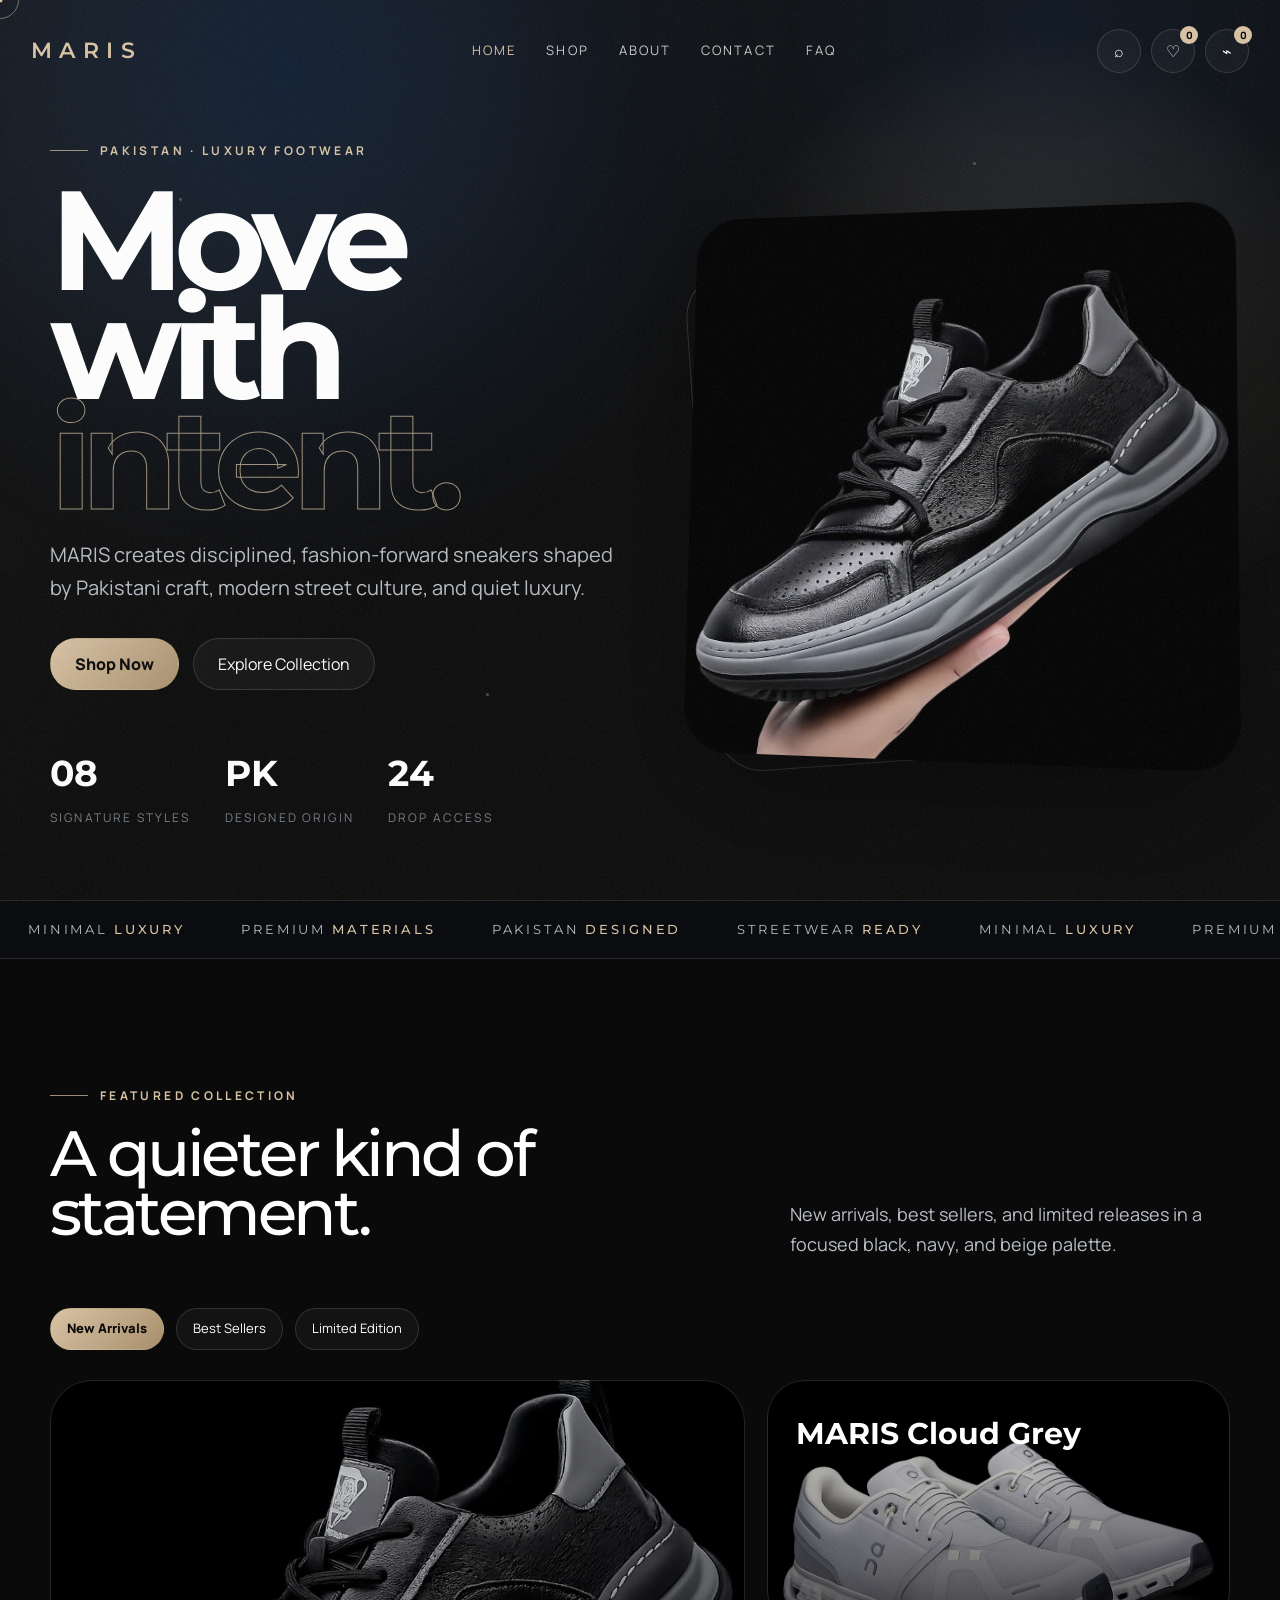
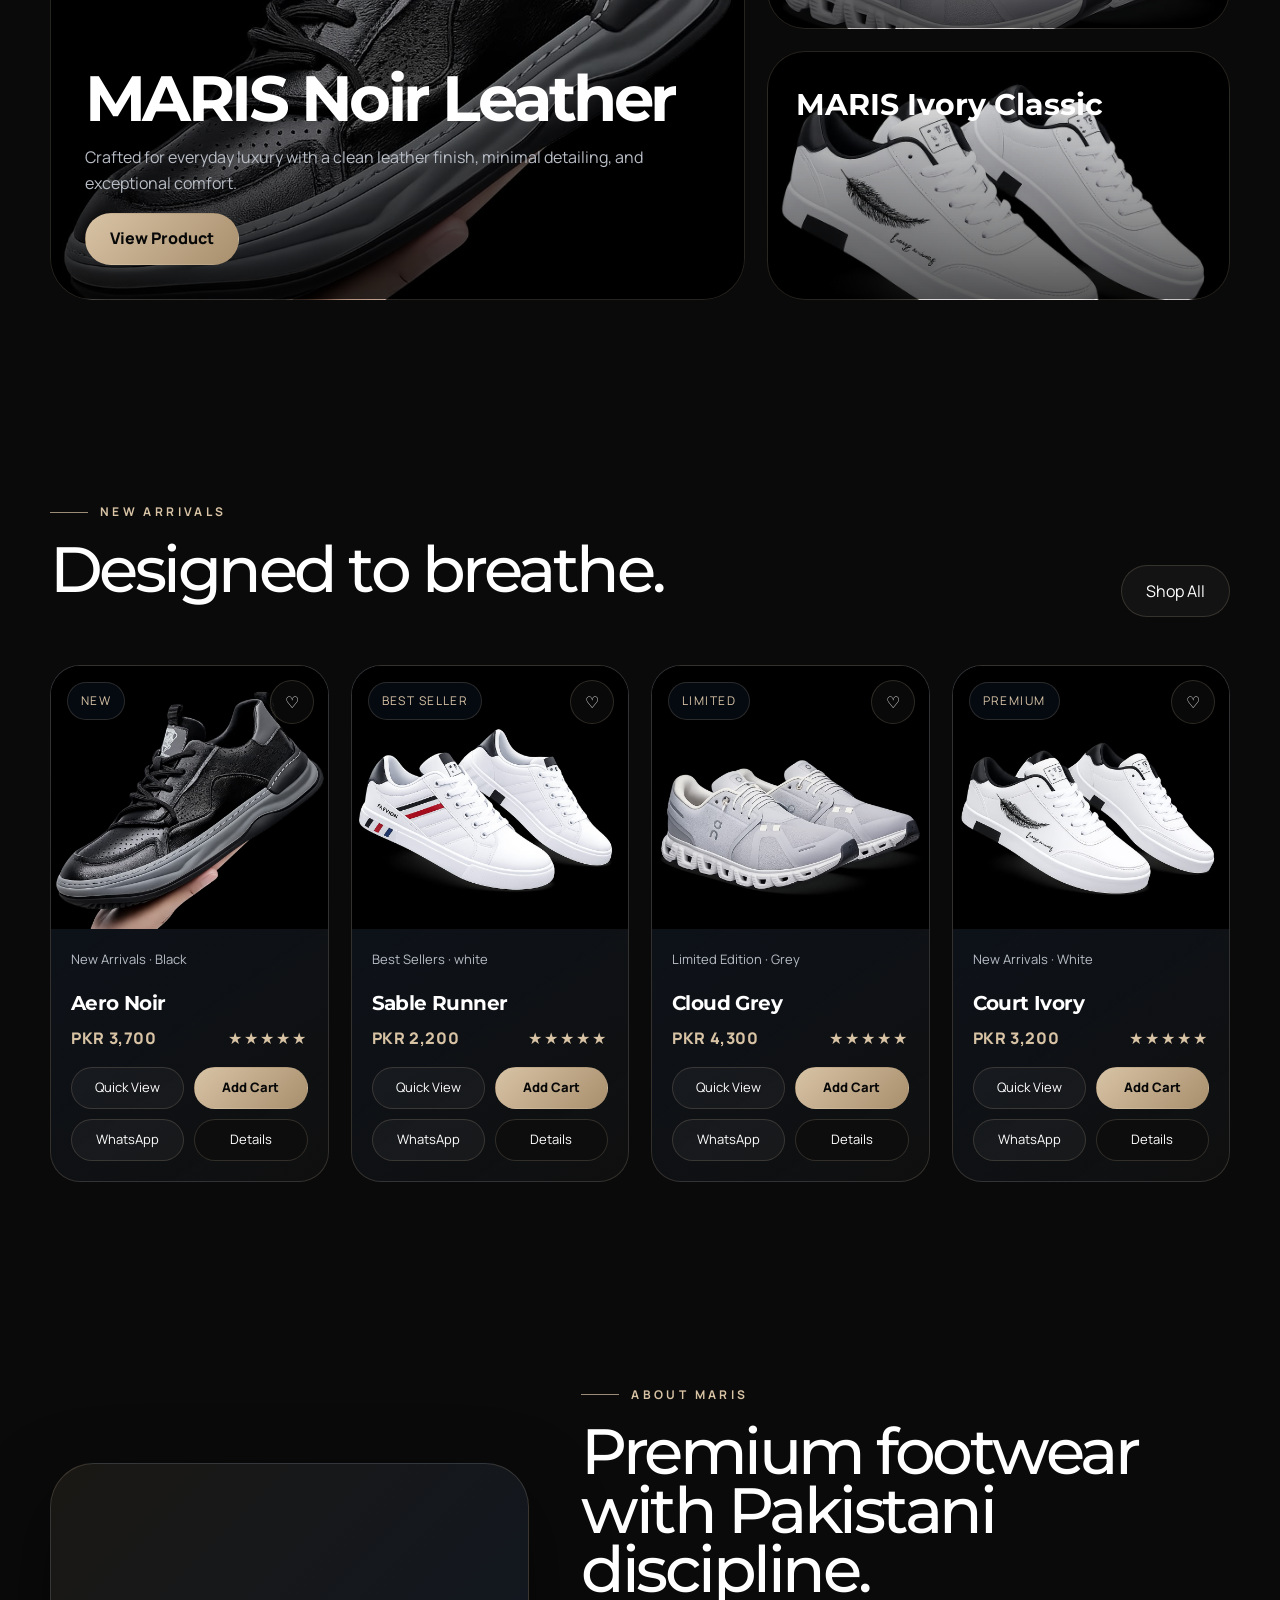
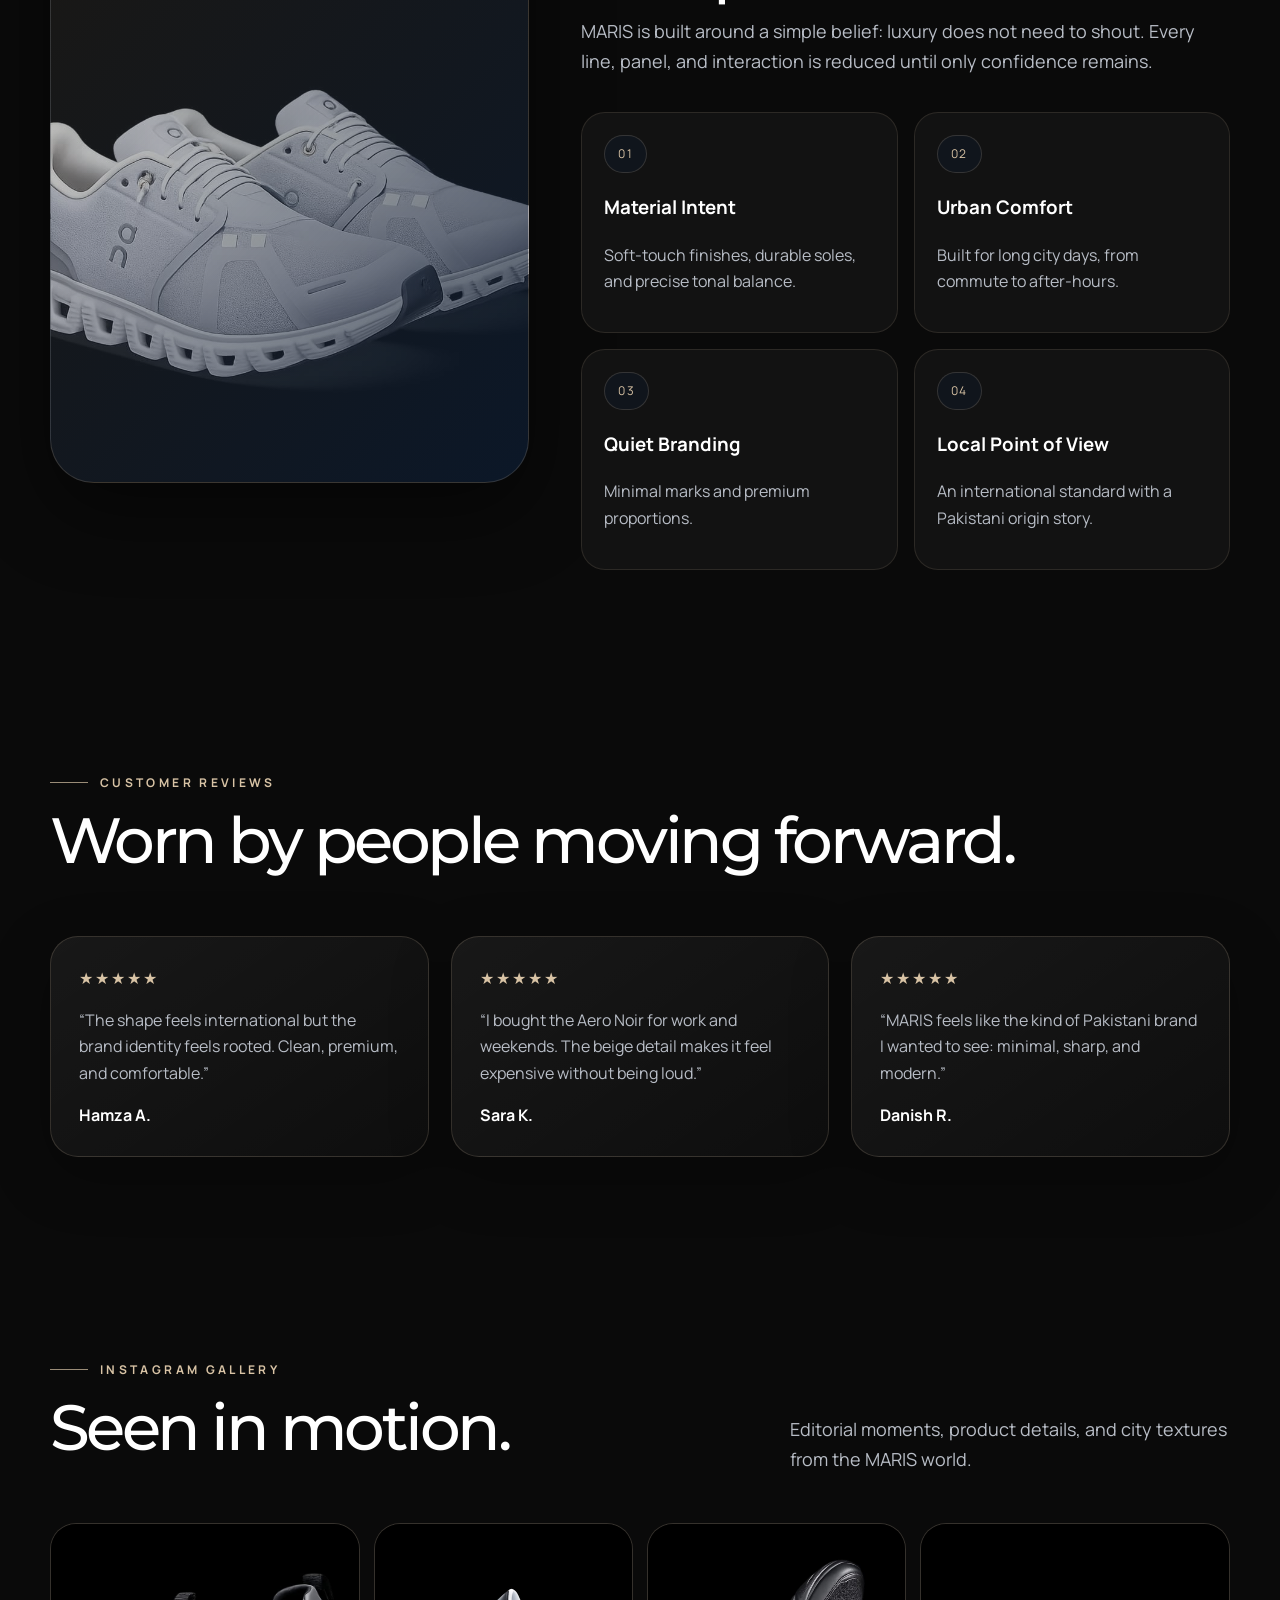
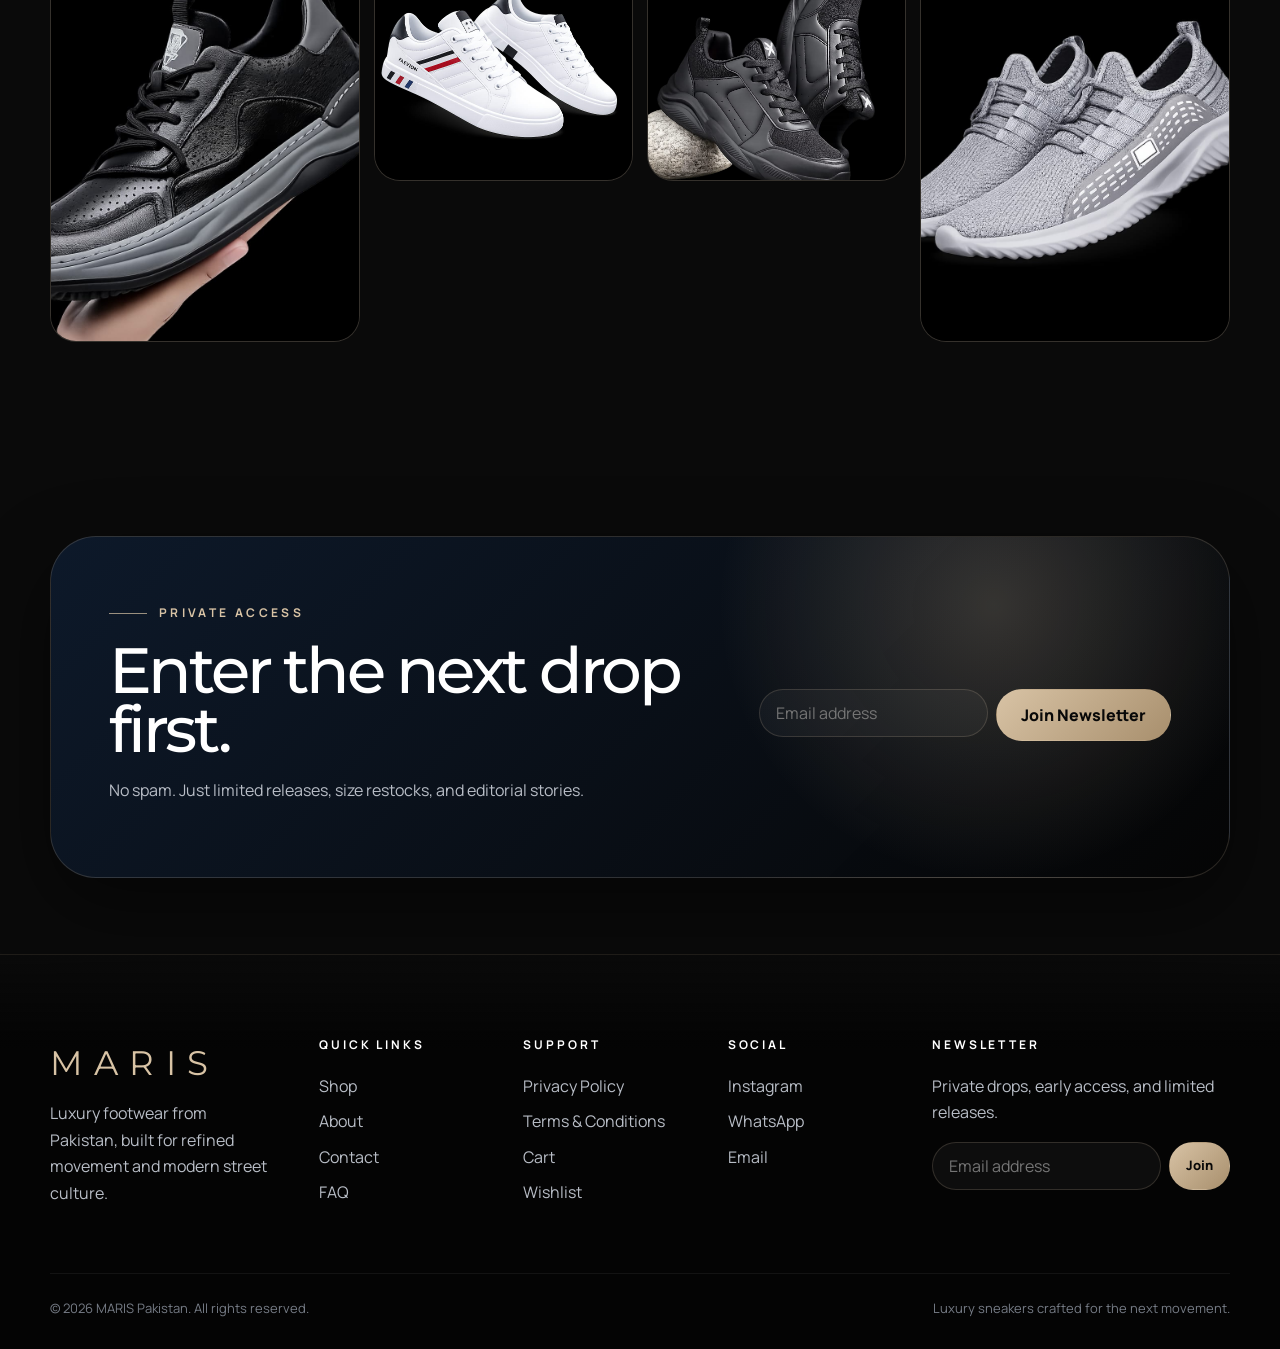
<file: index.html>
<!doctype html>
<html lang="en">

<head>
    <meta charset="utf-8">
    <meta name="viewport" content="width=device-width, initial-scale=1">

    <title>MARIS — Luxury Footwear from Pakistan</title>

    <meta name="description"
        content="MARIS is a premium Pakistani footwear brand crafting minimal luxury sneakers for young professionals, sneaker lovers, and streetwear enthusiasts.">

    <link rel="preconnect" href="https://fonts.googleapis.com">
    <link rel="preconnect" href="https://fonts.gstatic.com" crossorigin>

    <link
        href="https://fonts.googleapis.com/css2?family=Manrope:wght@300;400;500;700;800&family=Montserrat:wght@300;400;500;700;800&display=swap"
        rel="stylesheet">

    <link rel="stylesheet" href="css/style.css">
    <link rel="stylesheet" href="css/home.css">
    <link rel="stylesheet" href="css/responsive.css">
</head>

<body class="loading">

    <main class="page-shell">

        <!-- Hero Section -->
        <section class="hero">

            <div class="particles">
                <i></i>
                <i></i>
                <i></i>
                <i></i>
                <i></i>
            </div>

            <div class="container hero-grid">

                <div class="hero-copy-wrap">

                    <span class="eyebrow">
                        Pakistan · Luxury Footwear
                    </span>

                    <h1 class="text-reveal">
                        <span>Move</span>
                        <br>
                        <span class="delay-1">with</span>
                        <em>
                            <span class="delay-2">intent.</span>
                        </em>
                    </h1>

                    <p class="hero-copy reveal">
                        MARIS creates disciplined, fashion-forward sneakers shaped by Pakistani craft,
                        modern street culture, and quiet luxury.
                    </p>

                    <div class="hero-actions reveal">

                        <a class="btn primary" href="shop.html">
                            <span>Shop Now</span>
                        </a>

                        <a class="btn" href="#collection">
                            <span>Explore Collection</span>
                        </a>

                    </div>

                    <div class="hero-stat reveal">

                        <div>
                            <strong data-count="08">08</strong>
                            <span>Signature styles</span>
                        </div>

                        <div>
                            <strong>PK</strong>
                            <span>Designed origin</span>
                        </div>

                        <div>
                            <strong>24</strong>
                            <span>Drop access</span>
                        </div>

                    </div>

                </div>

                <div class="hero-art reveal">

                    <img class="float"
                        src="assets/images/hero.jpeg"
                        alt="MARIS signature luxury sneaker">

                </div>

            </div>

        </section>

        <!-- Marquee -->
        <div class="marquee">

            <div class="marquee-track">

                <span>Minimal <b>Luxury</b></span>
                <span>Premium <b>Materials</b></span>
                <span>Pakistan <b>Designed</b></span>
                <span>Streetwear <b>Ready</b></span>

                <span>Minimal <b>Luxury</b></span>
                <span>Premium <b>Materials</b></span>
                <span>Pakistan <b>Designed</b></span>
                <span>Streetwear <b>Ready</b></span>

            </div>

        </div>

        <!-- Featured Collection -->
        <section id="collection" class="section">

            <div class="container">

                <div class="split-head reveal">

                    <div>

                        <span class="eyebrow">
                            Featured Collection
                        </span>

                        <h2 class="section-title small">
                            A quieter kind of statement.
                        </h2>

                    </div>

                    <p class="section-copy">
                        New arrivals, best sellers, and limited releases in a focused
                        black, navy, and beige palette.
                    </p>

                </div>

                <div class="collection-tabs reveal">

                    <a class="btn small primary" href="shop.html">
                        <span>New Arrivals</span>
                    </a>

                    <a class="btn small" href="shop.html">
                        <span>Best Sellers</span>
                    </a>

                    <a class="btn small" href="shop.html">
                        <span>Limited Edition</span>
                    </a>

                </div>

                <div class="feature-panel">

                    <article class="editorial-card reveal">

                        <div class="content">

                            

                            <h3>MARIS Noir Leather</h3>

                            <p class="muted">
                                Crafted for everyday luxury with a clean leather finish,
                                minimal detailing, and exceptional comfort.
                            </p>

                            <a class="btn primary"
                                href="product.html?id=atlas-navy">
                                <span>View Product</span>
                            </a>

                        </div>

                    </article>

                    <div class="stacked-cards">

                        <article class="mini-card reveal">

                            <h3>MARIS Cloud Grey</h3>


                        </article>

                        <article class="mini-card reveal">

                            <h3>MARIS Ivory Classic</h3>

                        </article>

                    </div>

                </div>

            </div>

        </section>

        <section class="section tight">
    <div class="container">
        <div class="split-head reveal">
            <div>
                <span class="eyebrow">New Arrivals</span>
                <h2 class="section-title small">Designed to breathe.</h2>
            </div>
            <a class="btn" href="shop.html">
                <span>Shop All</span>
            </a>
        </div>
        <div id="homeProducts" class="grid-4"></div>
    </div>
</section>

<section class="section">
    <div class="container about-strip">
        <div class="about-image reveal"></div>

        <div class="reveal">
            <span class="eyebrow">About MARIS</span>

            <h2 class="section-title small">
                Premium footwear with Pakistani discipline.
            </h2>

            <p class="section-copy">
                MARIS is built around a simple belief: luxury does not need to shout.
                Every line, panel, and interaction is reduced until only confidence remains.
            </p>

            <div class="craft-list">

                <div class="craft-item">
                    <span class="pill">01</span>
                    <h3>Material Intent</h3>
                    <p class="muted">
                        Soft-touch finishes, durable soles, and precise tonal balance.
                    </p>
                </div>

                <div class="craft-item">
                    <span class="pill">02</span>
                    <h3>Urban Comfort</h3>
                    <p class="muted">
                        Built for long city days, from commute to after-hours.
                    </p>
                </div>

                <div class="craft-item">
                    <span class="pill">03</span>
                    <h3>Quiet Branding</h3>
                    <p class="muted">
                        Minimal marks and premium proportions.
                    </p>
                </div>

                <div class="craft-item">
                    <span class="pill">04</span>
                    <h3>Local Point of View</h3>
                    <p class="muted">
                        An international standard with a Pakistani origin story.
                    </p>
                </div>

            </div>
        </div>
    </div>
</section>

<section class="section tight">
    <div class="container">

        <div class="split-head reveal">
            <div>
                <span class="eyebrow">Customer Reviews</span>
                <h2 class="section-title small">
                    Worn by people moving forward.
                </h2>
            </div>
        </div>

        <div class="reviews">

            <article class="card review reveal">
                <span class="star">★★★★★</span>
                <p>
                    “The shape feels international but the brand identity feels rooted.
                    Clean, premium, and comfortable.”
                </p>
                <strong>Hamza A.</strong>
            </article>

            <article class="card review reveal">
                <span class="star">★★★★★</span>
                <p>
                    “I bought the Aero Noir for work and weekends.
                    The beige detail makes it feel expensive without being loud.”
                </p>
                <strong>Sara K.</strong>
            </article>

            <article class="card review reveal">
                <span class="star">★★★★★</span>
                <p>
                    “MARIS feels like the kind of Pakistani brand I wanted to see:
                    minimal, sharp, and modern.”
                </p>
                <strong>Danish R.</strong>
            </article>

        </div>
    </div>
</section>

<section class="section">
    <div class="container">

        <div class="split-head reveal">
            <div>
                <span class="eyebrow">Instagram Gallery</span>
                <h2 class="section-title small">Seen in motion.</h2>
            </div>

            <p class="section-copy">
                Editorial moments, product details, and city textures from the MARIS world.
            </p>
        </div>

        <div class="insta-grid reveal">

            <a class="insta-tile" href="https://www.instagram.com/maris_store.pk/" target="_blank" rel="noopener">
                <img src="assets/images/aero noir.jpeg" alt="Instagram MARIS Aero Noir">
            </a>

            <a class="insta-tile" href="https://www.instagram.com/maris_store.pk/" target="_blank" rel="noopener">
                <img src="assets/images/stable runner.jpeg" alt="Instagram MARIS Sable Runner">
            </a>

            <a class="insta-tile" href="https://www.instagram.com/maris_store.pk/" target="_blank" rel="noopener">
                <img src="assets/images/moonsoon.jpeg" alt="Instagram MARIS Monsoon">
            </a>                                 

            <a class="insta-tile" href="https://www.instagram.com/maris_store.pk/"target="_blank" rel="noopener">
                <img src="assets/images/karakoram.jpeg" alt="Instagram MARIS Karakoram">
            </a>

        </div>

    </div>
</section>

<section class="section tight">
    <div class="container">

        <div class="newsletter-hero reveal">

            <div>
                <span class="eyebrow">Private Access</span>

                <h2 class="section-title small">
                    Enter the next drop first.
                </h2>

                <p class="muted">
                    No spam. Just limited releases, size restocks, and editorial stories.
                </p>
            </div>

            <form class="newsletter">

                <input
                    type="email"
                    placeholder="Email address"
                    aria-label="Email address">

                <button class="btn primary">
                    <span>Join Newsletter</span>
                </button>

            </form>

        </div>

    </div>
</section>

</main>

<script src="js/main.js"></script>

<script>
document.addEventListener('DOMContentLoaded',()=>{
    document.querySelector('#homeProducts').innerHTML=MARIS_PRODUCTS.slice(0,4).map(cardHTML).join('');
    markWishButtons();
    revealInit();
});
</script>

</body>
</html>
</file>
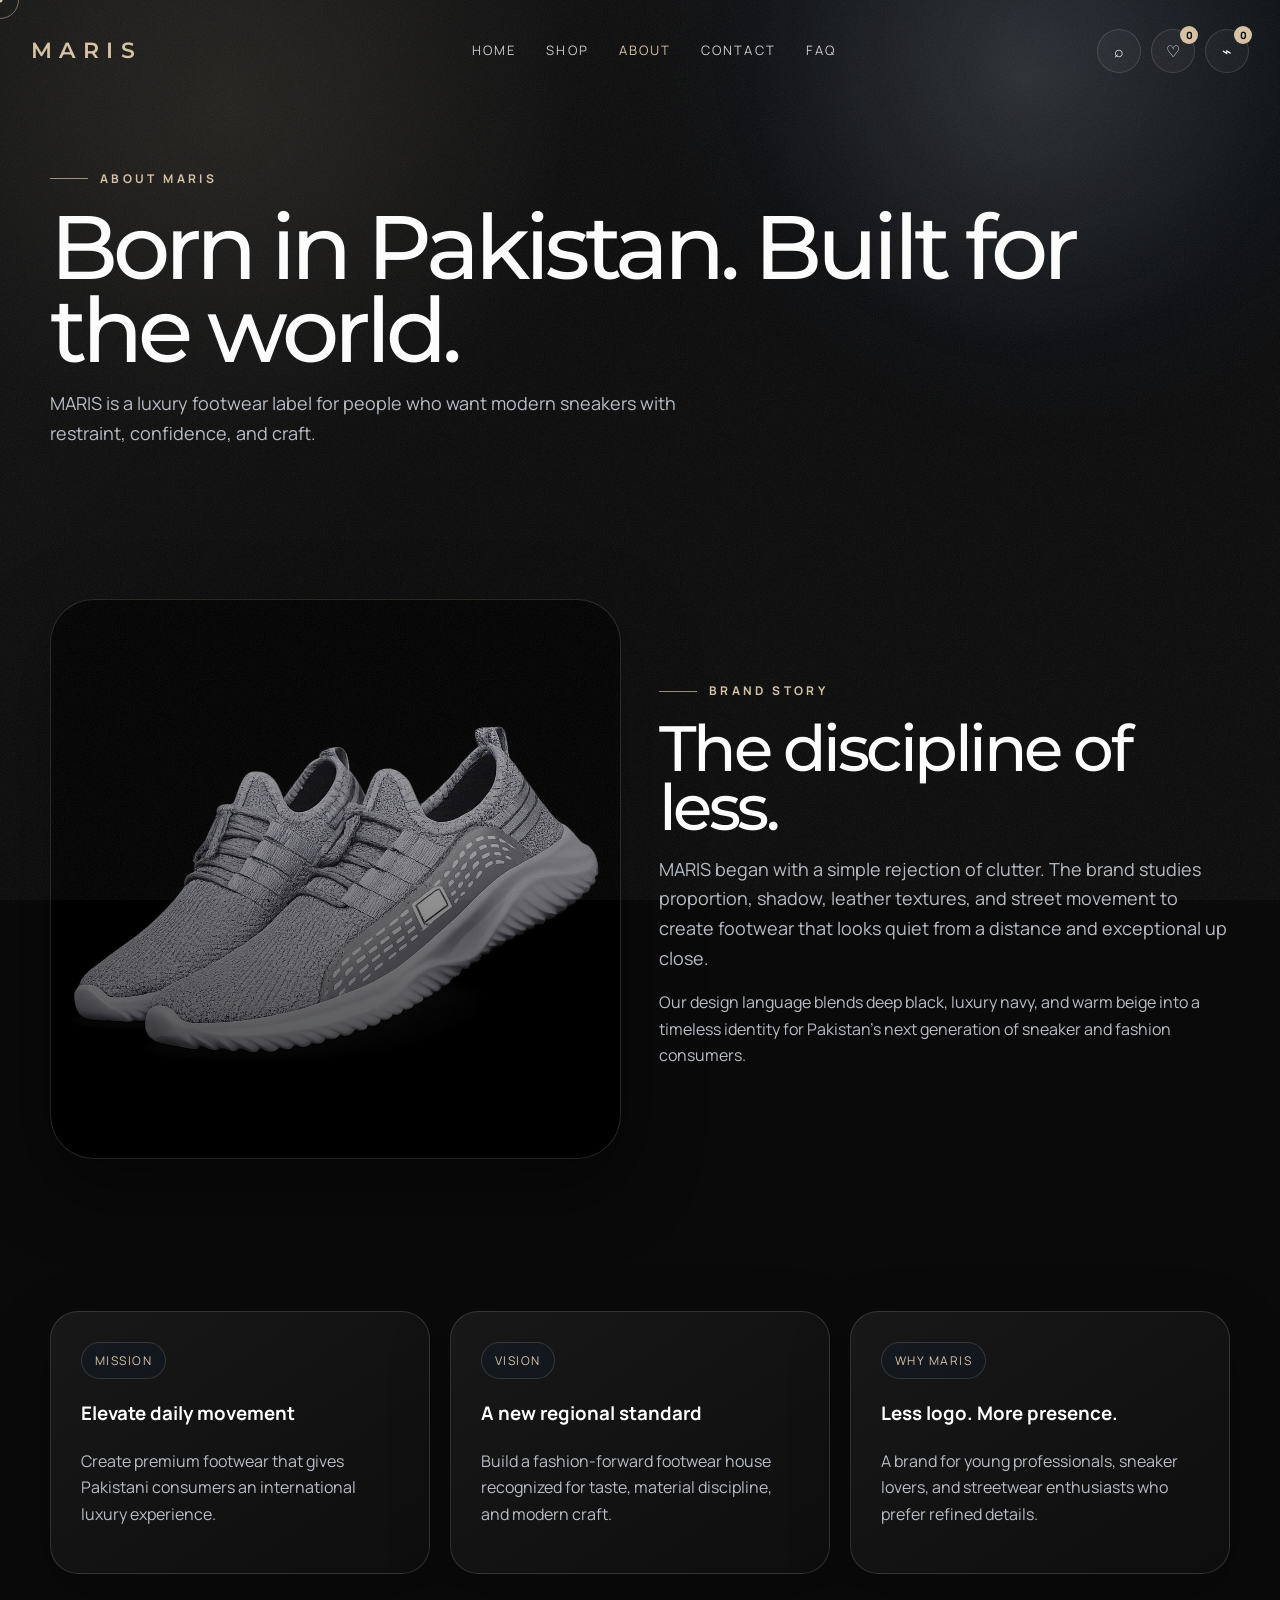
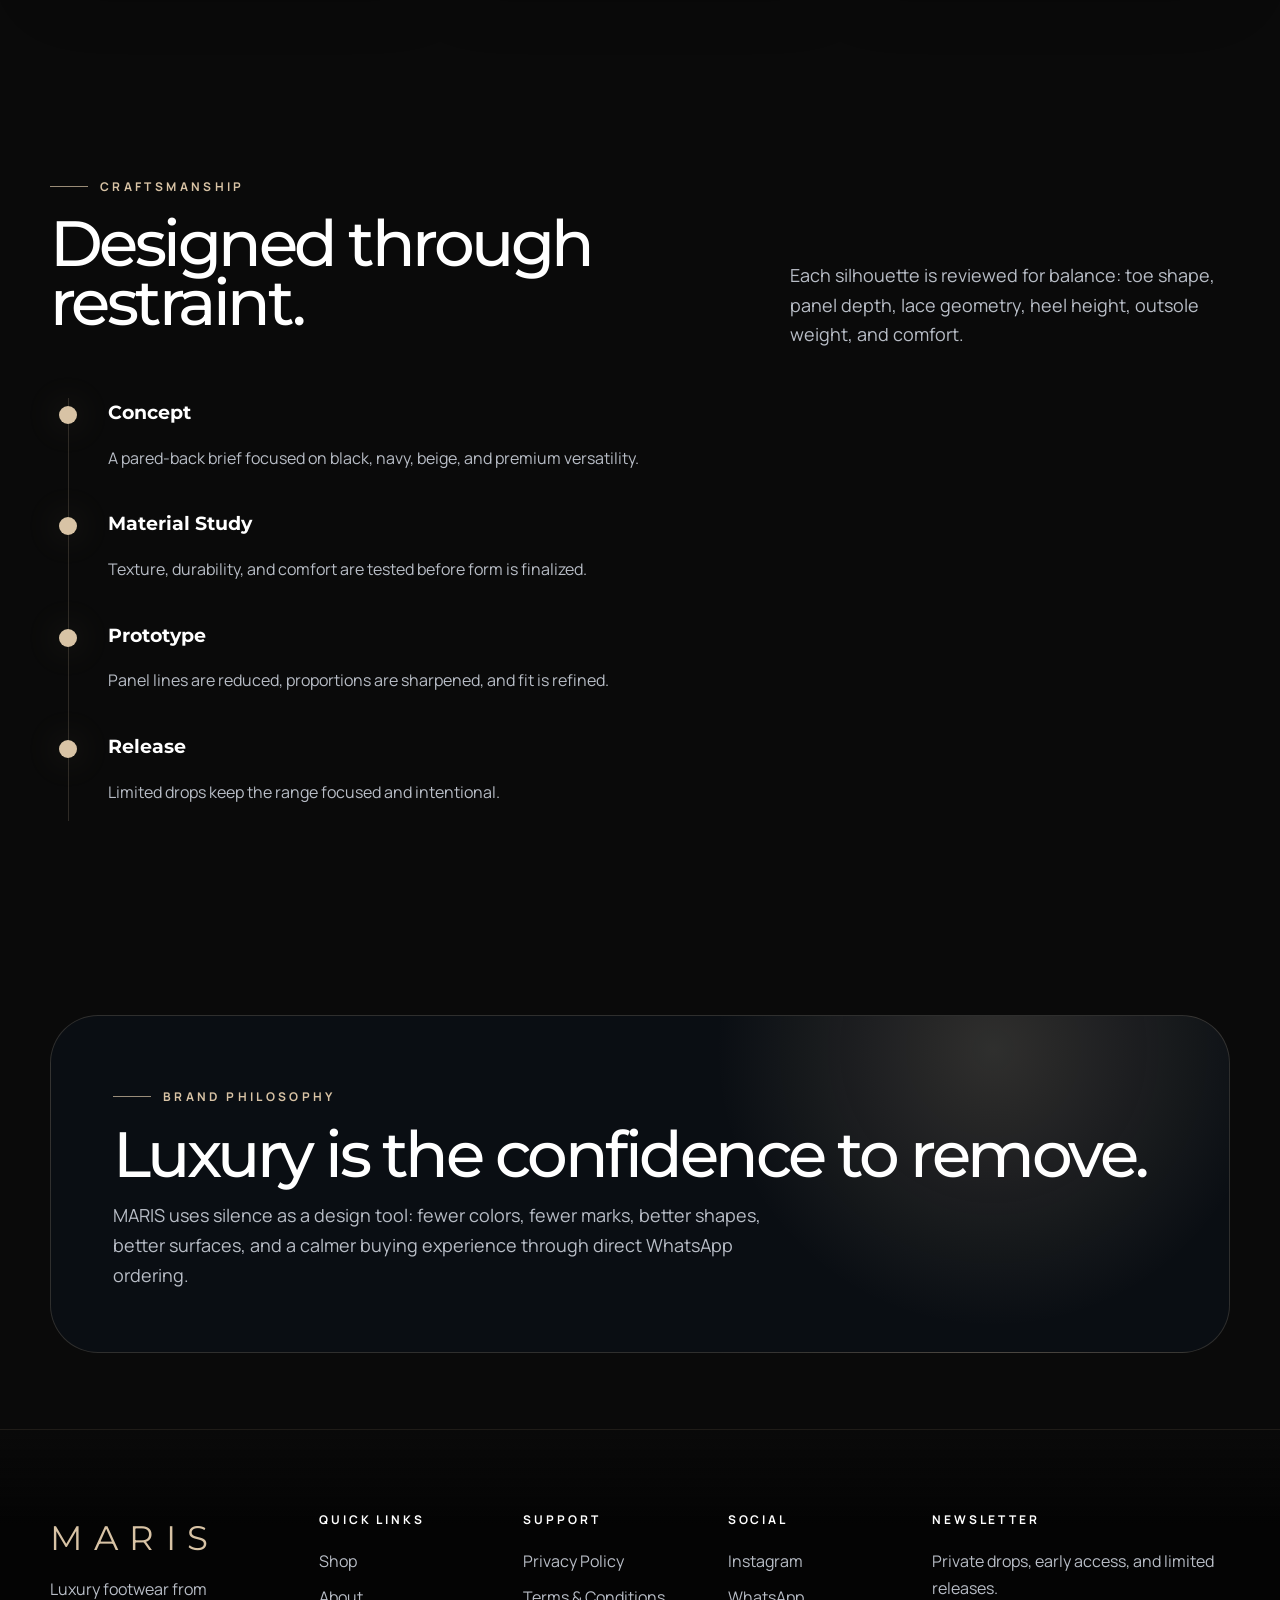
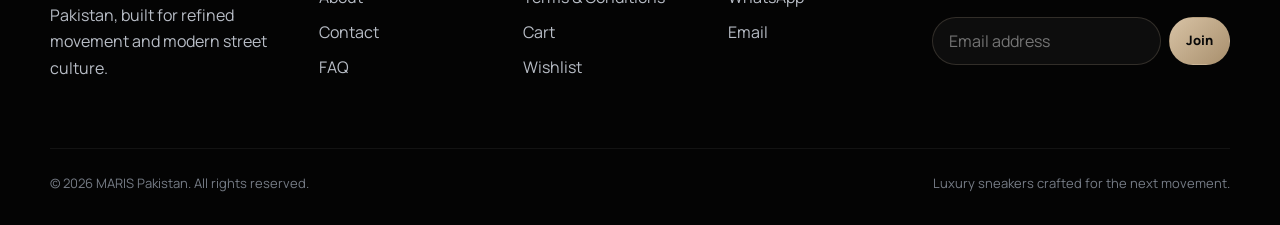
<file: about.html>
<!doctype html><html lang="en"><head><meta charset="utf-8"><meta name="viewport" content="width=device-width, initial-scale=1"><title>About MARIS — Pakistani Luxury Footwear</title><meta name="description" content="Read the MARIS brand story, mission, vision, craftsmanship, philosophy, and timeline."><link rel="preconnect" href="https://fonts.googleapis.com"><link rel="preconnect" href="https://fonts.gstatic.com" crossorigin><link href="https://fonts.googleapis.com/css2?family=Manrope:wght@300;400;500;700;800&family=Montserrat:wght@300;400;500;700;800&display=swap" rel="stylesheet"><link rel="stylesheet" href="css/style.css"><link rel="stylesheet" href="css/about.css"><link rel="stylesheet" href="css/responsive.css"></head><body><main><section class="page-hero"><div class="container"><span class="eyebrow">About MARIS</span><h1 class="section-title">Born in Pakistan. Built for the world.</h1><p class="section-copy">MARIS is a luxury footwear label for people who want modern sneakers with restraint, confidence, and craft.</p></div></section><section class="section tight"><div class="container story-grid"><div class="story-media reveal"></div><div class="reveal"><span class="eyebrow">Brand Story</span><h2 class="section-title small">The discipline of less.</h2><p class="section-copy">MARIS began with a simple rejection of clutter. The brand studies proportion, shadow, leather textures, and street movement to create footwear that looks quiet from a distance and exceptional up close.</p><p class="muted">Our design language blends deep black, luxury navy, and warm beige into a timeless identity for Pakistan’s next generation of sneaker and fashion consumers.</p></div></div></section><section class="section tight"><div class="container"><div class="values"><article class="card value-card reveal"><span class="pill">Mission</span><h3>Elevate daily movement</h3><p class="muted">Create premium footwear that gives Pakistani consumers an international luxury experience.</p></article><article class="card value-card reveal"><span class="pill">Vision</span><h3>A new regional standard</h3><p class="muted">Build a fashion-forward footwear house recognized for taste, material discipline, and modern craft.</p></article><article class="card value-card reveal"><span class="pill">Why MARIS</span><h3>Less logo. More presence.</h3><p class="muted">A brand for young professionals, sneaker lovers, and streetwear enthusiasts who prefer refined details.</p></article></div></div></section><section class="section"><div class="container"><div class="split-head reveal"><div><span class="eyebrow">Craftsmanship</span><h2 class="section-title small">Designed through restraint.</h2></div><p class="section-copy">Each silhouette is reviewed for balance: toe shape, panel depth, lace geometry, heel height, outsole weight, and comfort.</p></div><div class="timeline reveal"><div class="timeline-item"><h3>Concept</h3><p class="muted">A pared-back brief focused on black, navy, beige, and premium versatility.</p></div><div class="timeline-item"><h3>Material Study</h3><p class="muted">Texture, durability, and comfort are tested before form is finalized.</p></div><div class="timeline-item"><h3>Prototype</h3><p class="muted">Panel lines are reduced, proportions are sharpened, and fit is refined.</p></div><div class="timeline-item"><h3>Release</h3><p class="muted">Limited drops keep the range focused and intentional.</p></div></div></div></section><section class="section tight"><div class="container"><div class="philosophy reveal"><span class="eyebrow">Brand Philosophy</span><h2 class="section-title small">Luxury is the confidence to remove.</h2><p class="section-copy">MARIS uses silence as a design tool: fewer colors, fewer marks, better shapes, better surfaces, and a calmer buying experience through direct WhatsApp ordering.</p></div></div></section></main><script src="js/main.js"></script></body></html>
</file>
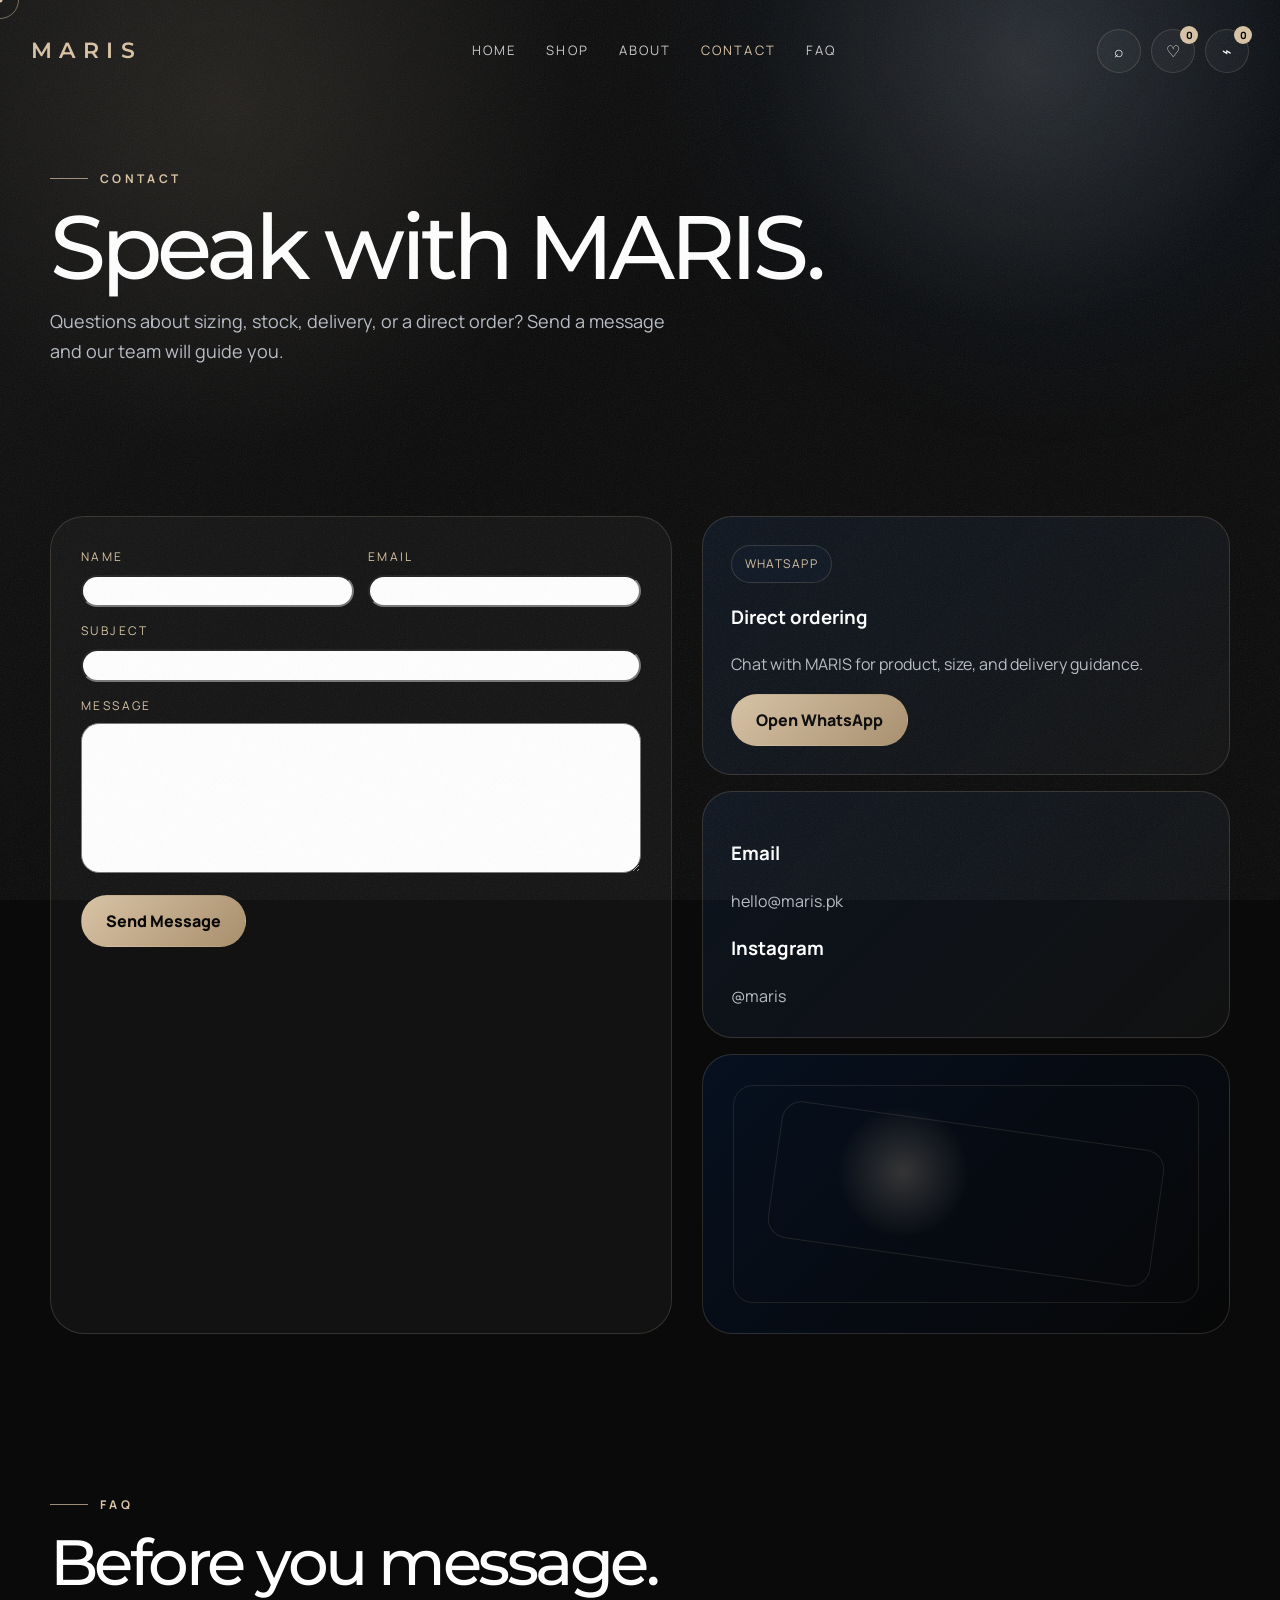
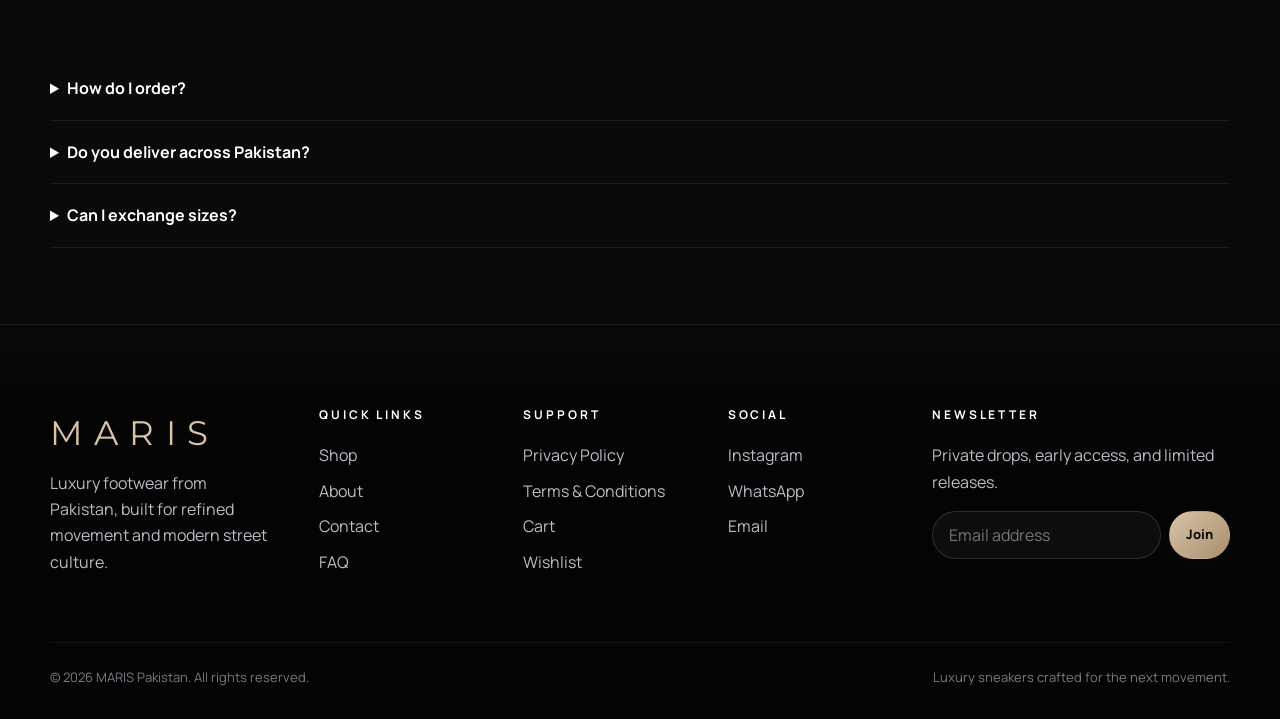
<file: contact.html>
<!doctype html><html lang="en"><head><meta charset="utf-8"><meta name="viewport" content="width=device-width, initial-scale=1"><title>Contact MARIS</title><meta name="description" content="Contact MARIS for WhatsApp orders, email support, Instagram, location, and common questions."><link rel="preconnect" href="https://fonts.googleapis.com"><link rel="preconnect" href="https://fonts.gstatic.com" crossorigin><link href="https://fonts.googleapis.com/css2?family=Manrope:wght@300;400;500;700;800&family=Montserrat:wght@300;400;500;700;800&display=swap" rel="stylesheet"><link rel="stylesheet" href="css/style.css"><link rel="stylesheet" href="css/contact.css"><link rel="stylesheet" href="css/responsive.css"></head><body><main><section class="page-hero"><div class="container"><span class="eyebrow">Contact</span><h1 class="section-title">Speak with MARIS.</h1><p class="section-copy">Questions about sizing, stock, delivery, or a direct order? Send a message and our team will guide you.</p></div></section><section class="section tight"><div class="container contact-grid"><form class="contact-form reveal"><div class="form-row"><div class="form-field"><label>Name</label><input class="form-input" required></div><div class="form-field"><label>Email</label><input type="email" class="form-input" required></div></div><div class="form-field"><label>Subject</label><input class="form-input"></div><div class="form-field"><label>Message</label><textarea class="form-input"></textarea></div><button class="btn primary" type="submit"><span>Send Message</span></button></form><aside><div class="contact-card reveal"><span class="pill">WhatsApp</span><h3>Direct ordering</h3><p class="muted">Chat with MARIS for product, size, and delivery guidance.</p><a class="btn primary" target="_blank" rel="noopener" href="https://wa.me/?text=Hello%20MARIS%2C%20I%20need%20assistance."><span>Open WhatsApp</span></a></div><div class="contact-card reveal"><h3>Email</h3><a class="muted" href="mailto:hello@maris.pk">hello@maris.pk</a><h3>Instagram</h3><a class="muted" href="https://www.instagram.com/" target="_blank" rel="noopener">@maris</a></div><div class="map reveal" role="img" aria-label="Stylized MARIS map location in Pakistan"></div></aside></div></section><section class="section tight"><div class="container"><div class="split-head reveal"><div><span class="eyebrow">FAQ</span><h2 class="section-title small">Before you message.</h2></div></div><div class="faq-list reveal"><details><summary>How do I order?</summary><p>Use Buy via WhatsApp on any product or cart checkout. The message includes product, size, color, and quantity.</p></details><details><summary>Do you deliver across Pakistan?</summary><p>Yes. Delivery details are confirmed during WhatsApp checkout.</p></details><details><summary>Can I exchange sizes?</summary><p>Unused products with original packaging are eligible for size exchange according to our return policy.</p></details></div></div></section></main><script src="js/main.js"></script><script>document.querySelector('.contact-form')?.addEventListener('submit',e=>{e.preventDefault();toast('Message noted. Please use WhatsApp for fastest response.')});</script></body></html>
</file>
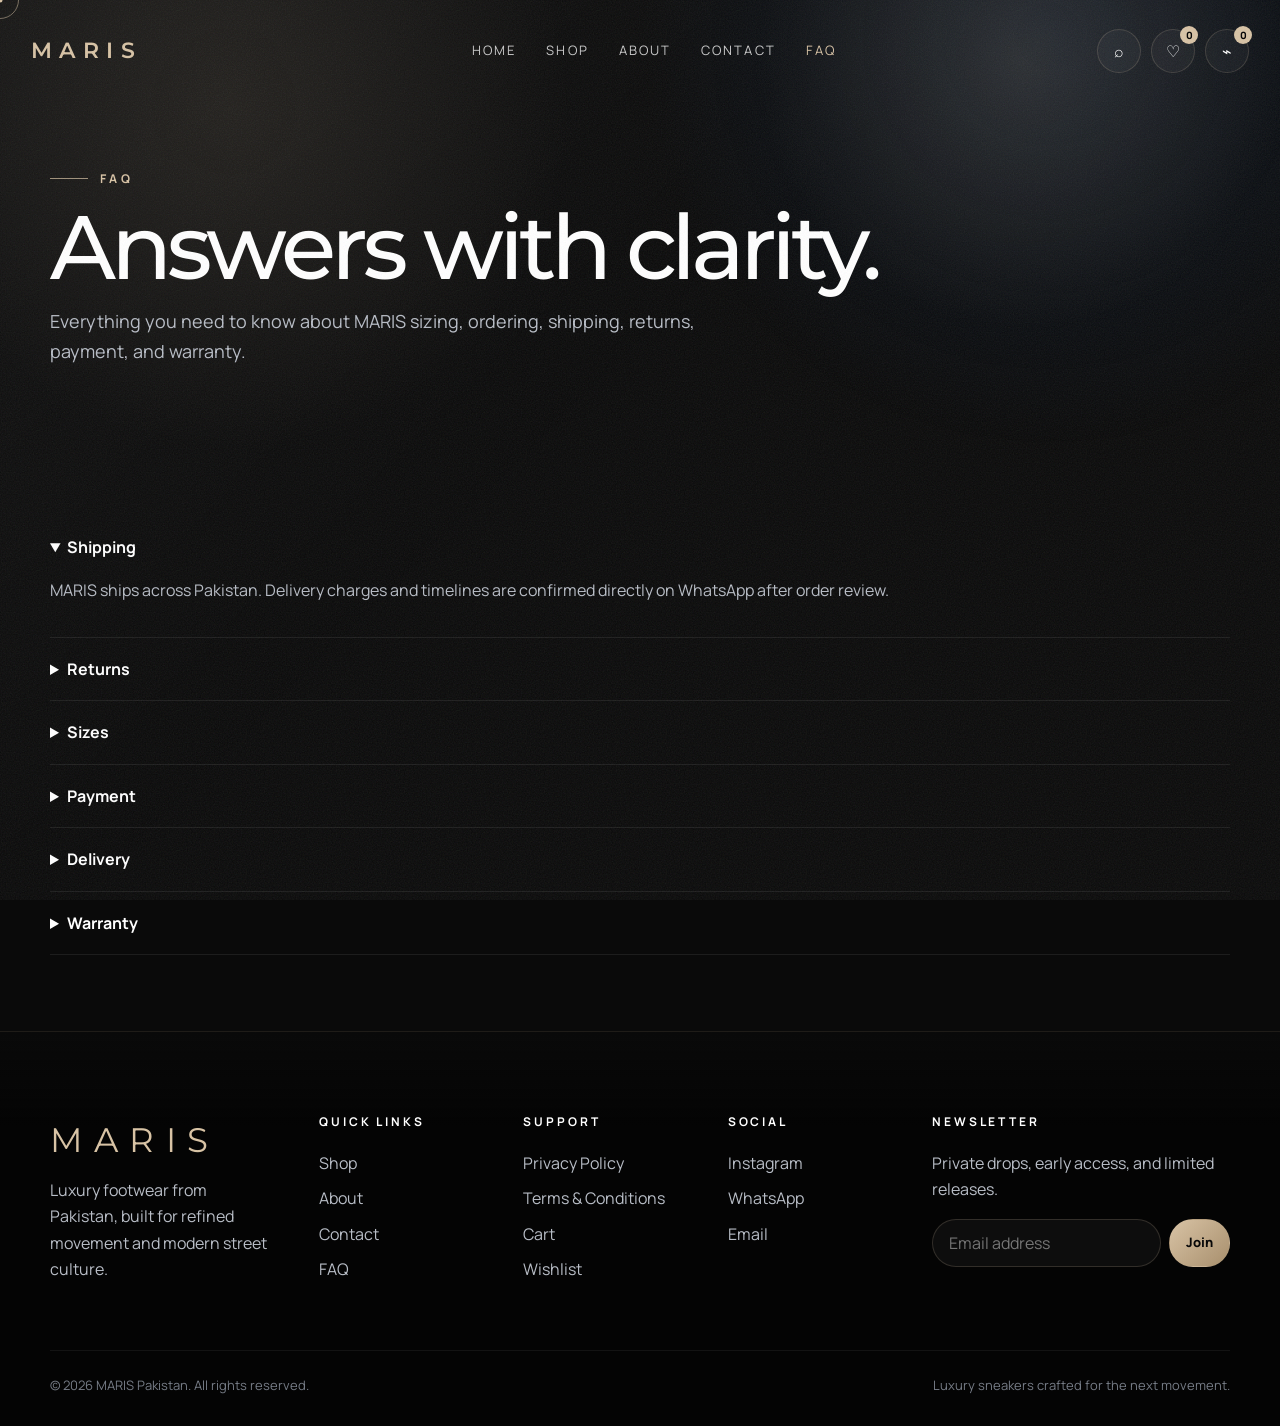
<file: faq.html>
<!doctype html><html lang="en"><head><meta charset="utf-8"><meta name="viewport" content="width=device-width, initial-scale=1"><title>FAQ — MARIS</title><meta name="description" content="MARIS FAQ covering shipping, returns, sizes, payment, delivery, and warranty."><link rel="preconnect" href="https://fonts.googleapis.com"><link rel="preconnect" href="https://fonts.gstatic.com" crossorigin><link href="https://fonts.googleapis.com/css2?family=Manrope:wght@300;400;500;700;800&family=Montserrat:wght@300;400;500;700;800&display=swap" rel="stylesheet"><link rel="stylesheet" href="css/style.css"><link rel="stylesheet" href="css/contact.css"><link rel="stylesheet" href="css/responsive.css"></head><body><main><section class="page-hero"><div class="container"><span class="eyebrow">FAQ</span><h1 class="section-title">Answers with clarity.</h1><p class="section-copy">Everything you need to know about MARIS sizing, ordering, shipping, returns, payment, and warranty.</p></div></section><section class="section tight"><div class="container faq-list"><details open><summary>Shipping</summary><p>MARIS ships across Pakistan. Delivery charges and timelines are confirmed directly on WhatsApp after order review.</p></details><details><summary>Returns</summary><p>Unused footwear in original packaging can be reviewed for exchange or return support. Contact MARIS on WhatsApp.</p></details><details><summary>Sizes</summary><p>Most styles fit true to size. If between sizes, share your usual sneaker size through WhatsApp for guidance.</p></details><details><summary>Payment</summary><p>MARIS currently uses direct WhatsApp checkout instead of online payment. Payment method is confirmed during order finalization.</p></details><details><summary>Delivery</summary><p>Delivery address, contact number, and product availability are verified before dispatch.</p></details><details><summary>Warranty</summary><p>Manufacturing concerns are reviewed case-by-case. Damage from misuse or heavy wear is not covered.</p></details></div></section></main><script src="js/main.js"></script></body></html>
</file>
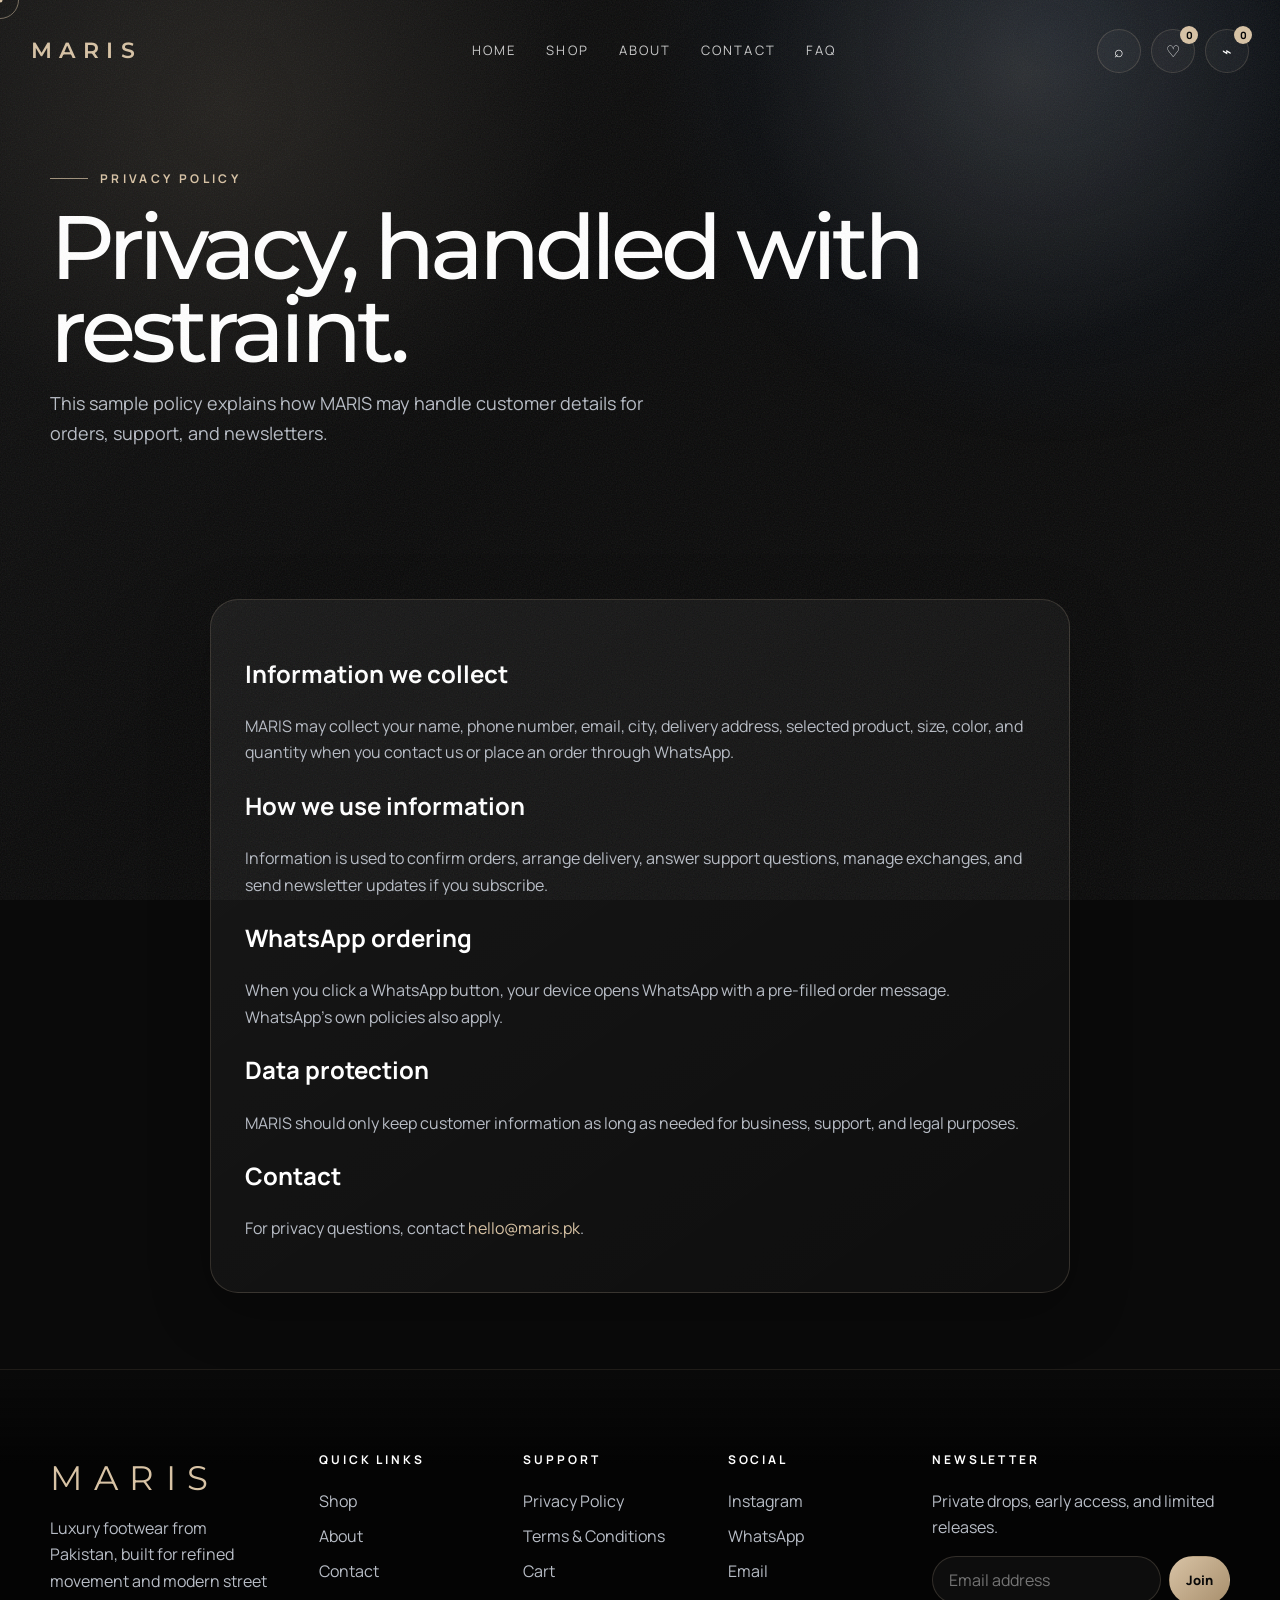
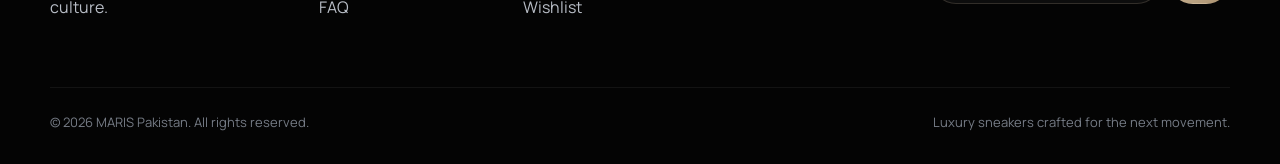
<file: privacy.html>
<!doctype html><html lang="en"><head><meta charset="utf-8"><meta name="viewport" content="width=device-width, initial-scale=1"><title>Privacy Policy — MARIS</title><meta name="description" content="MARIS privacy policy for customer information, WhatsApp orders, newsletters, and data protection."><link rel="preconnect" href="https://fonts.googleapis.com"><link rel="preconnect" href="https://fonts.gstatic.com" crossorigin><link href="https://fonts.googleapis.com/css2?family=Manrope:wght@300;400;500;700;800&family=Montserrat:wght@300;400;500;700;800&display=swap" rel="stylesheet"><link rel="stylesheet" href="css/style.css"><link rel="stylesheet" href="css/responsive.css"></head><body><main><section class="page-hero"><div class="container"><span class="eyebrow">Privacy Policy</span><h1 class="section-title">Privacy, handled with restraint.</h1><p class="section-copy">This sample policy explains how MARIS may handle customer details for orders, support, and newsletters.</p></div></section><section class="section tight"><div class="container" style="max-width:860px"><article class="card reveal" style="padding:34px"><h2>Information we collect</h2><p class="muted">MARIS may collect your name, phone number, email, city, delivery address, selected product, size, color, and quantity when you contact us or place an order through WhatsApp.</p><h2>How we use information</h2><p class="muted">Information is used to confirm orders, arrange delivery, answer support questions, manage exchanges, and send newsletter updates if you subscribe.</p><h2>WhatsApp ordering</h2><p class="muted">When you click a WhatsApp button, your device opens WhatsApp with a pre-filled order message. WhatsApp’s own policies also apply.</p><h2>Data protection</h2><p class="muted">MARIS should only keep customer information as long as needed for business, support, and legal purposes.</p><h2>Contact</h2><p class="muted">For privacy questions, contact <a class="beige" href="mailto:hello@maris.pk">hello@maris.pk</a>.</p></article></div></section></main><script src="js/main.js"></script></body></html>
</file>
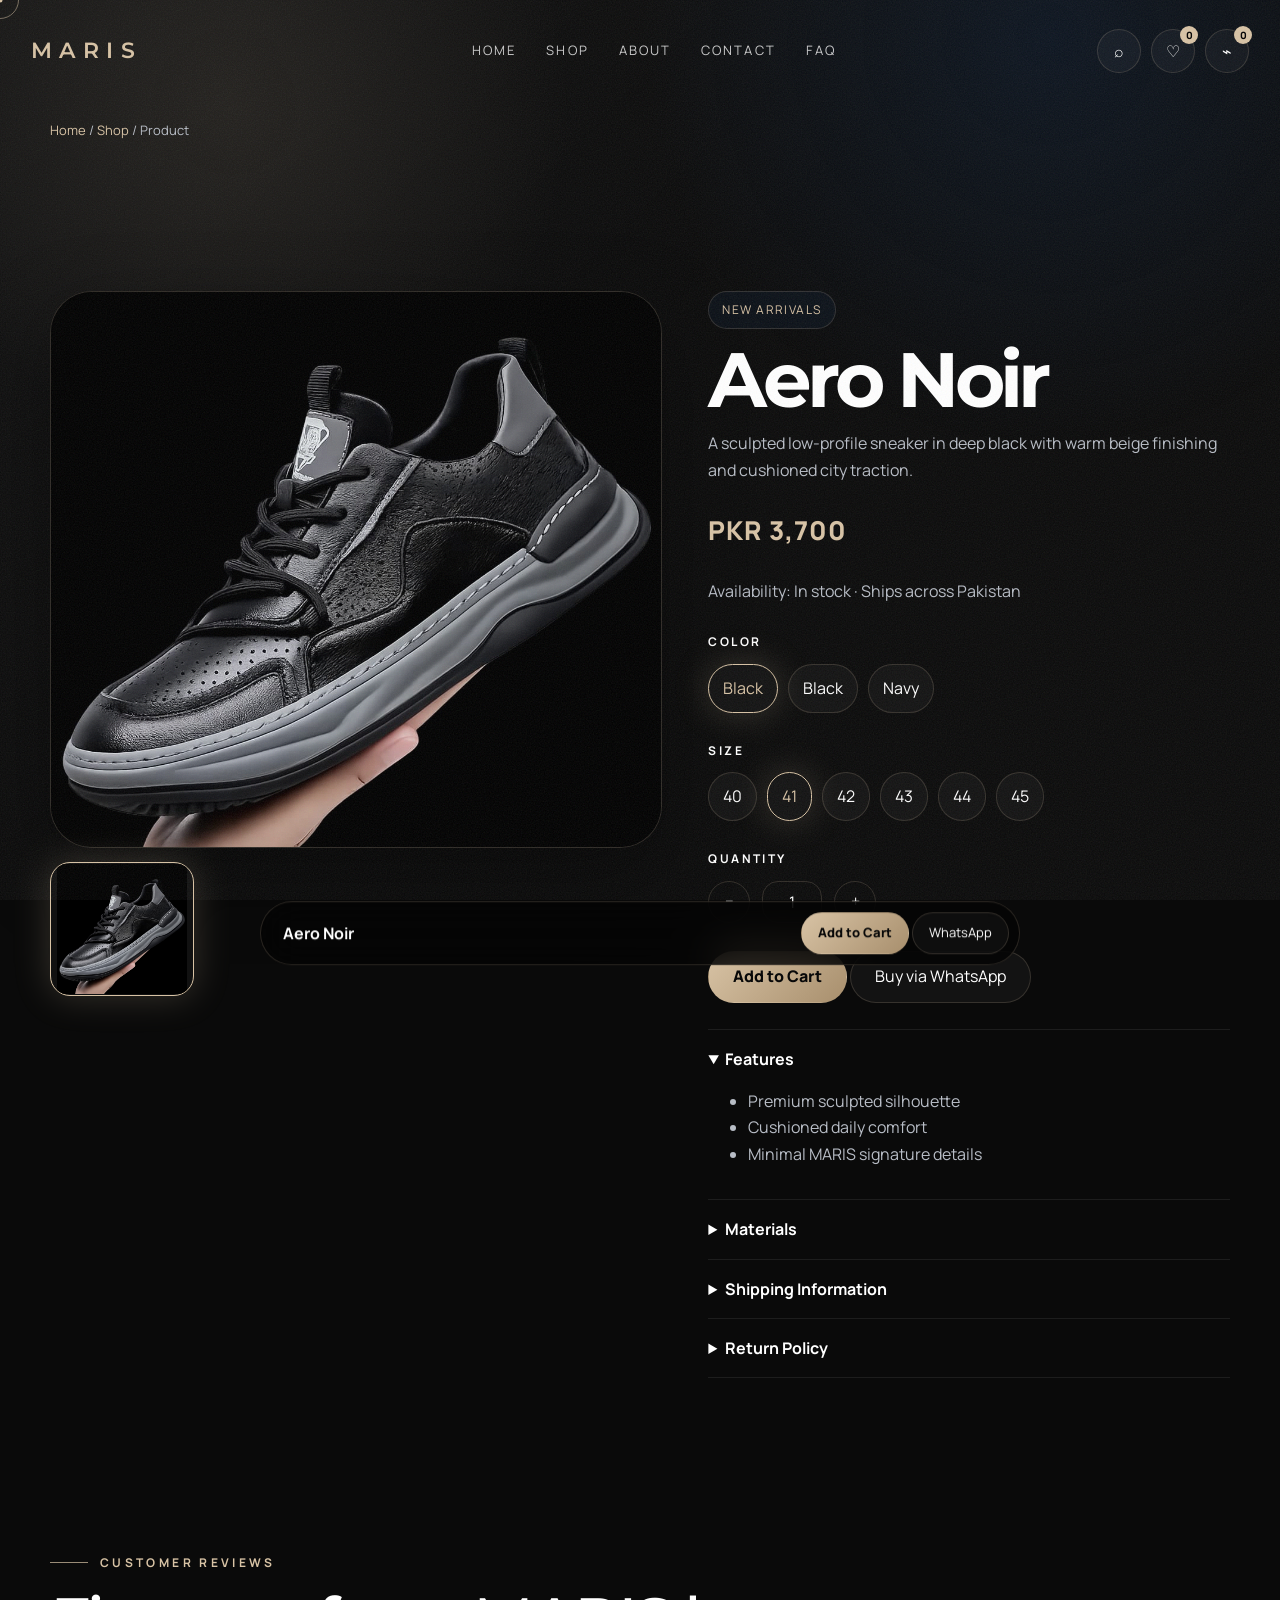
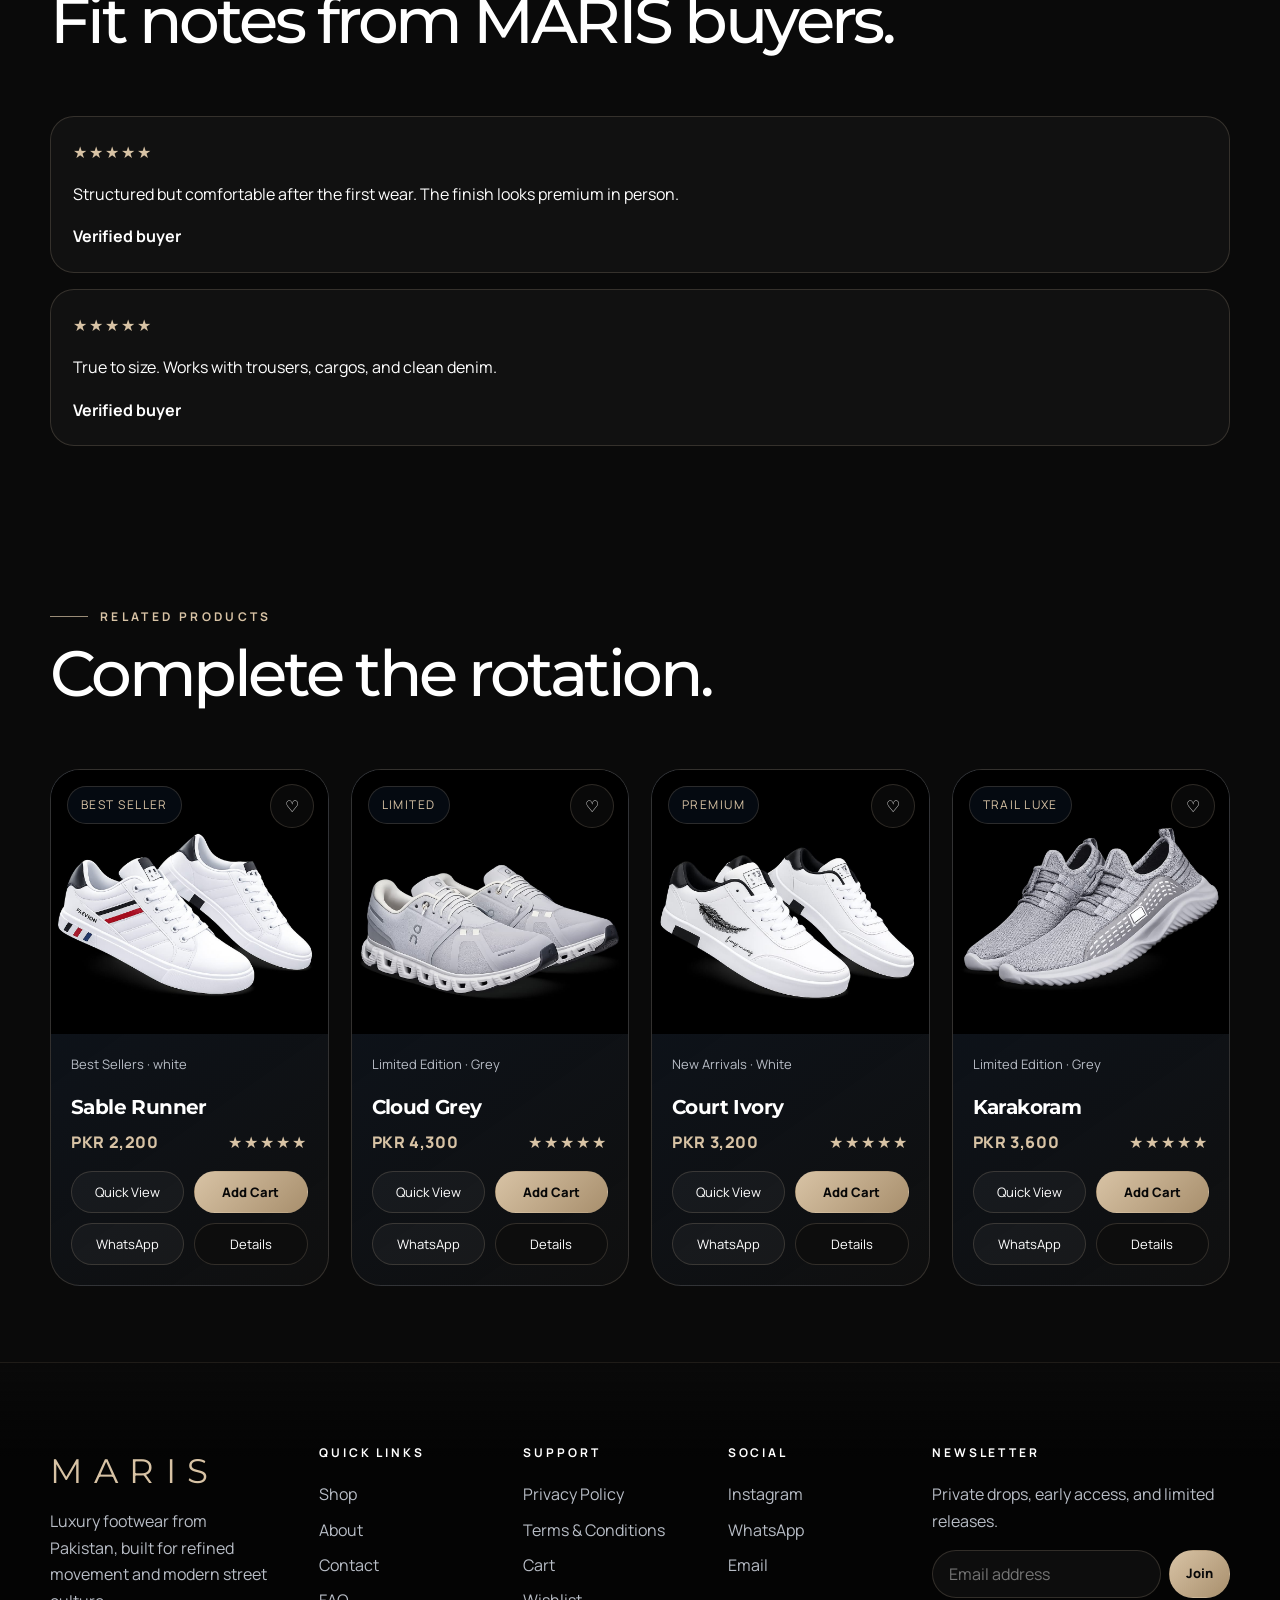
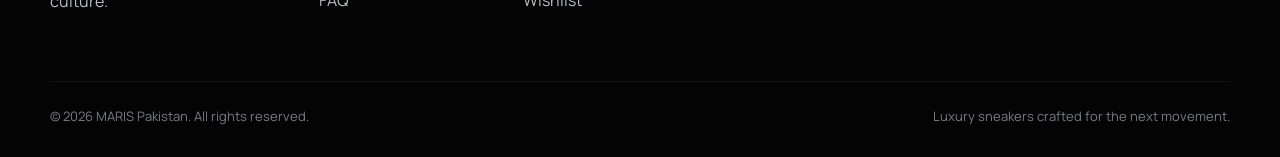
<file: product.html>
<!doctype html>
<html lang="en">

<head>
    <meta charset="utf-8">
    <meta name="viewport" content="width=device-width, initial-scale=1">

    <title>Product — MARIS</title>

    <meta name="description"
        content="View MARIS luxury sneaker details, gallery, size selection, materials, shipping, reviews, and WhatsApp purchase options.">

    <link rel="preconnect" href="https://fonts.googleapis.com">
    <link rel="preconnect" href="https://fonts.gstatic.com" crossorigin>

    <link href="https://fonts.googleapis.com/css2?family=Manrope:wght@300;400;500;700;800&family=Montserrat:wght@300;400;500;700;800&display=swap"
        rel="stylesheet">

    <link rel="stylesheet" href="css/style.css">
    <link rel="stylesheet" href="css/product.css">
    <link rel="stylesheet" href="css/shop.css">
    <link rel="stylesheet" href="css/responsive.css">
</head>

<body>

    <main>

        <div class="breadcrumb container">
            <a href="index.html">Home</a> /
            <a href="shop.html">Shop</a> /
            Product
        </div>

        <section class="product-page">
            <div class="container" id="productRoot"></div>
        </section>

        <section class="section tight">

            <div class="container">

                <div class="split-head reveal">

                    <div>
                        <span class="eyebrow">Customer Reviews</span>

                        <h2 class="section-title small">
                            Fit notes from MARIS buyers.
                        </h2>
                    </div>

                </div>

                <div class="reviews-list">

                    <article class="review-row reveal">
                        <span class="star">★★★★★</span>

                        <p>
                            Structured but comfortable after the first wear.
                            The finish looks premium in person.
                        </p>

                        <strong>Verified buyer</strong>
                    </article>

                    <article class="review-row reveal">
                        <span class="star">★★★★★</span>

                        <p>
                            True to size. Works with trousers,
                            cargos, and clean denim.
                        </p>

                        <strong>Verified buyer</strong>
                    </article>

                </div>

            </div>

        </section>

        <section class="section tight">

            <div class="container">

                <div class="split-head reveal">

                    <div>
                        <span class="eyebrow">Related Products</span>

                        <h2 class="section-title small">
                            Complete the rotation.
                        </h2>
                    </div>

                </div>

                <div id="relatedGrid" class="grid-4"></div>

            </div>

        </section>

    </main>

    <div class="sticky-buy">

        <strong id="stickyName">
            MARIS Sneaker
        </strong>

        <div class="hero-actions" style="margin:0">

            <button class="btn primary small" id="stickyAdd">
                <span>Add to Cart</span>
            </button>

            <a class="btn small" id="stickyWA" target="_blank" rel="noopener">
                <span>WhatsApp</span>
            </a>

        </div>

    </div>

    <script src="js/main.js"></script>
    <script src="js/product.js"></script>

</body>

</html>
</file>
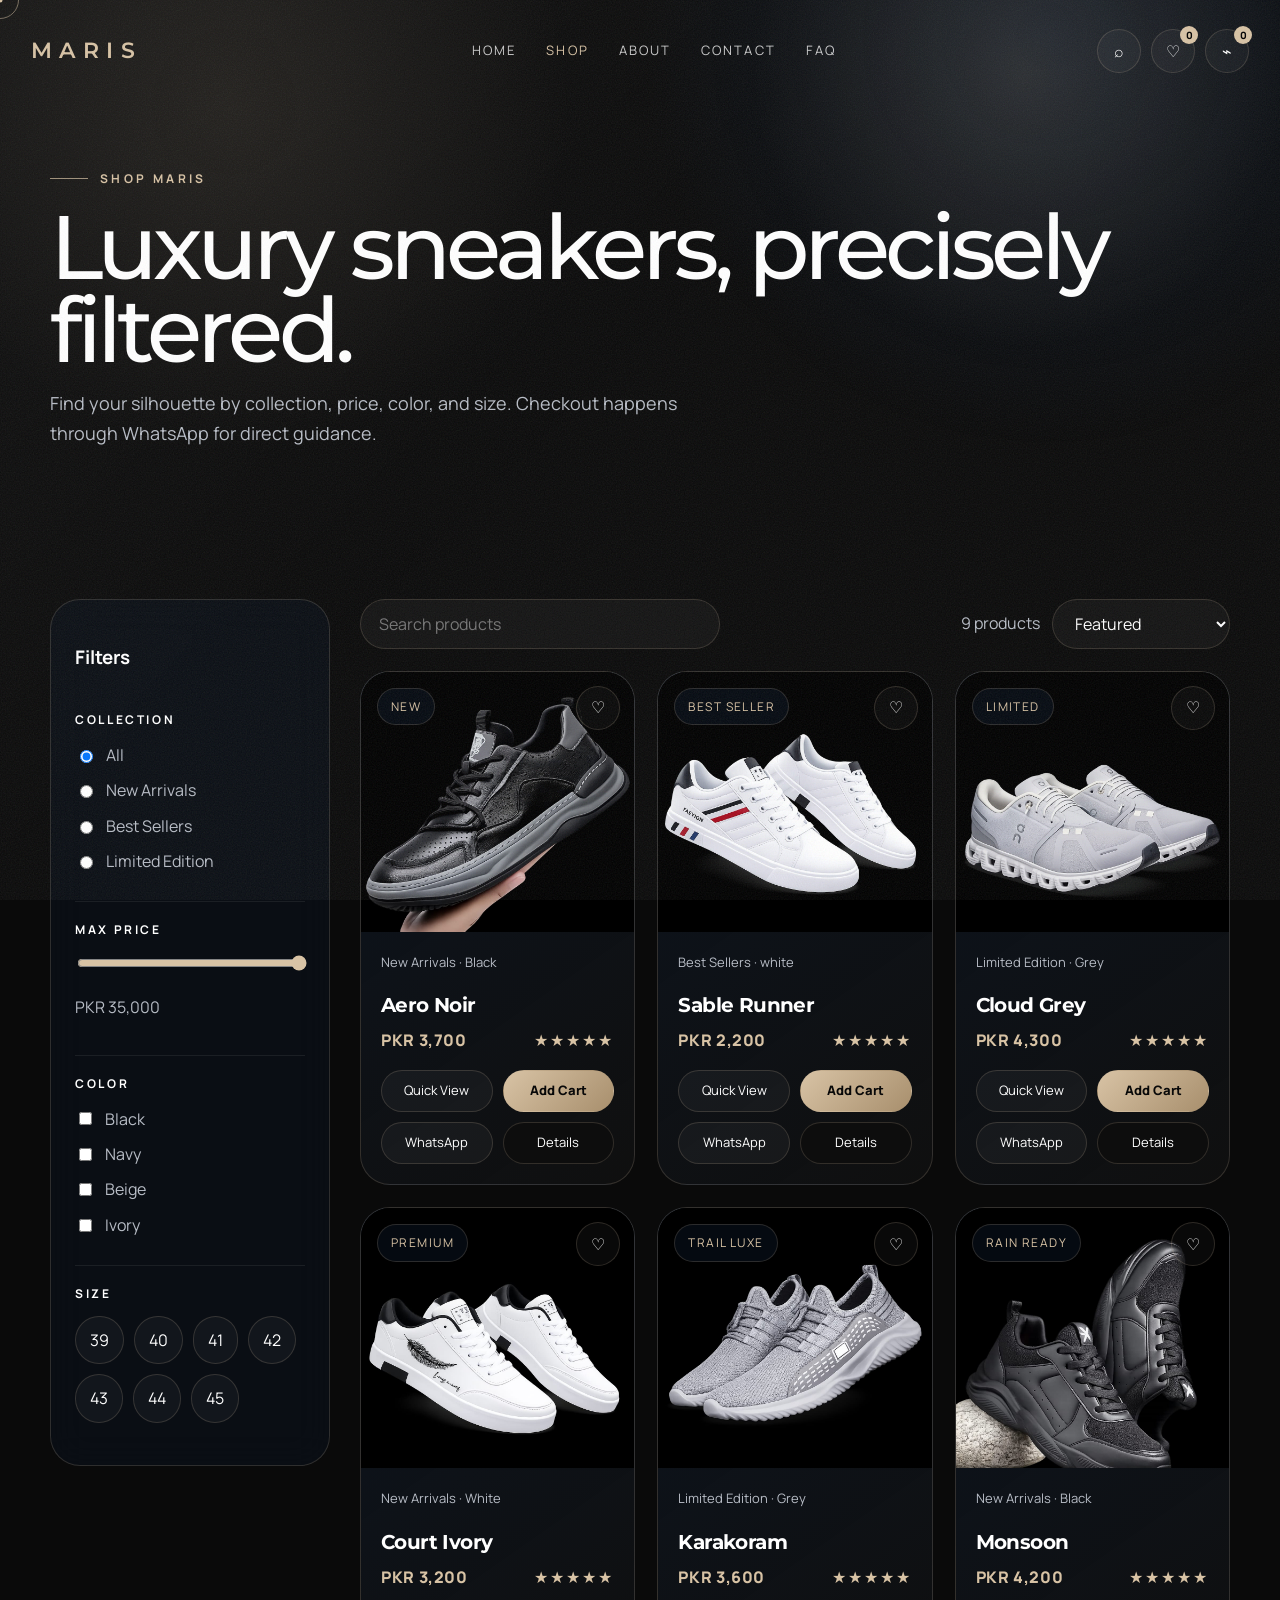
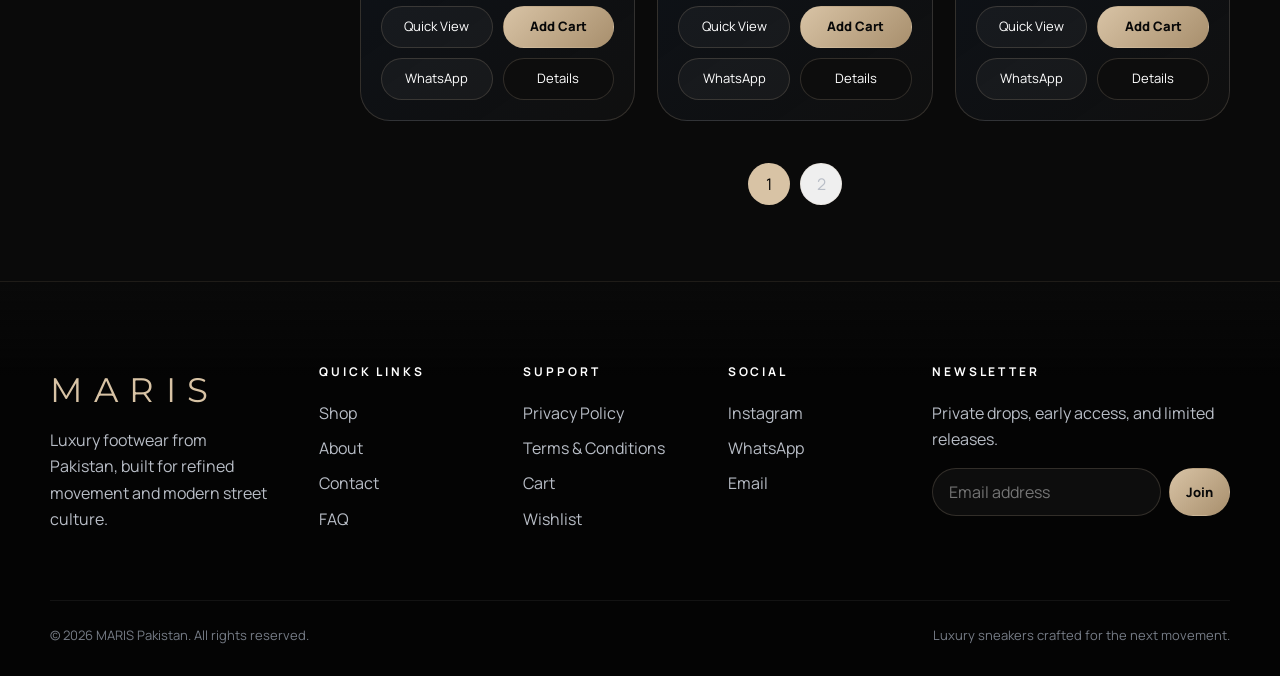
<file: shop.html>
<!doctype html>
<html lang="en">

<head>
    <meta charset="utf-8">
    <meta name="viewport" content="width=device-width, initial-scale=1">

    <title>Shop Luxury Sneakers — MARIS</title>

    <meta name="description"
        content="Shop MARIS premium Pakistani luxury sneakers with filters for collection, price, color, and size.">

    <link rel="preconnect" href="https://fonts.googleapis.com">
    <link rel="preconnect" href="https://fonts.gstatic.com" crossorigin>

    <link href="https://fonts.googleapis.com/css2?family=Manrope:wght@300;400;500;700;800&family=Montserrat:wght@300;400;500;700;800&display=swap"
        rel="stylesheet">

    <link rel="stylesheet" href="css/style.css">
    <link rel="stylesheet" href="css/shop.css">
    <link rel="stylesheet" href="css/responsive.css">
</head>

<body>

    <main>

        <section class="shop-hero">
            <div class="container">

                <span class="eyebrow">Shop MARIS</span>

                <h1 class="section-title">
                    Luxury sneakers, precisely filtered.
                </h1>

                <p class="section-copy">
                    Find your silhouette by collection, price, color, and size.
                    Checkout happens through WhatsApp for direct guidance.
                </p>

            </div>
        </section>

        <section class="section tight">

            <div class="container shop-layout" id="shopControls">

                <aside class="filters">

                    <h3>Filters</h3>

                    <div class="filter-group">

                        <h4>Collection</h4>

                        <label>
                            <input type="radio" name="cat" value="All" checked> All
                        </label>

                        <label>
                            <input type="radio" name="cat" value="New Arrivals"> New Arrivals
                        </label>

                        <label>
                            <input type="radio" name="cat" value="Best Sellers"> Best Sellers
                        </label>

                        <label>
                            <input type="radio" name="cat" value="Limited Edition"> Limited Edition
                        </label>

                    </div>

                    <div class="filter-group">

                        <h4>Max Price</h4>

                        <input id="priceRange"
                            class="range"
                            type="range"
                            min="20000"
                            max="35000"
                            value="35000"
                            step="500">

                        <p class="muted" id="priceValue">
                            PKR 35,000
                        </p>

                    </div>

                    <div class="filter-group">

                        <h4>Color</h4>

                        <label>
                            <input type="checkbox" name="color" value="Black"> Black
                        </label>

                        <label>
                            <input type="checkbox" name="color" value="Navy"> Navy
                        </label>

                        <label>
                            <input type="checkbox" name="color" value="Beige"> Beige
                        </label>

                        <label>
                            <input type="checkbox" name="color" value="Ivory"> Ivory
                        </label>

                    </div>

                    <div class="filter-group">

                        <h4>Size</h4>

                        <div class="option-row">
                            <span class="choice">39</span>
                            <span class="choice">40</span>
                            <span class="choice">41</span>
                            <span class="choice">42</span>
                            <span class="choice">43</span>
                            <span class="choice">44</span>
                            <span class="choice">45</span>
                        </div>

                    </div>

                </aside>

                <div>

                    <div class="shop-toolbar">

                        <input id="shopSearch"
                            class="search-input"
                            placeholder="Search products"
                            aria-label="Search products">

                        <div style="display:flex;gap:12px;align-items:center">

                            <span id="productCount" class="muted">
                                0 products
                            </span>

                            <select id="sort"
                                class="select-input"
                                aria-label="Sort products">

                                <option value="featured">Featured</option>
                                <option value="low">Price low to high</option>
                                <option value="high">Price high to low</option>
                                <option value="name">Name</option>

                            </select>

                        </div>

                    </div>

                    <div id="shopGrid" class="product-grid"></div>

                    <div id="pagination" class="pagination"></div>

                </div>

            </div>

        </section>

    </main>

    <script src="js/main.js"></script>
    <script src="js/shop.js"></script>

</body>

</html>
</file>
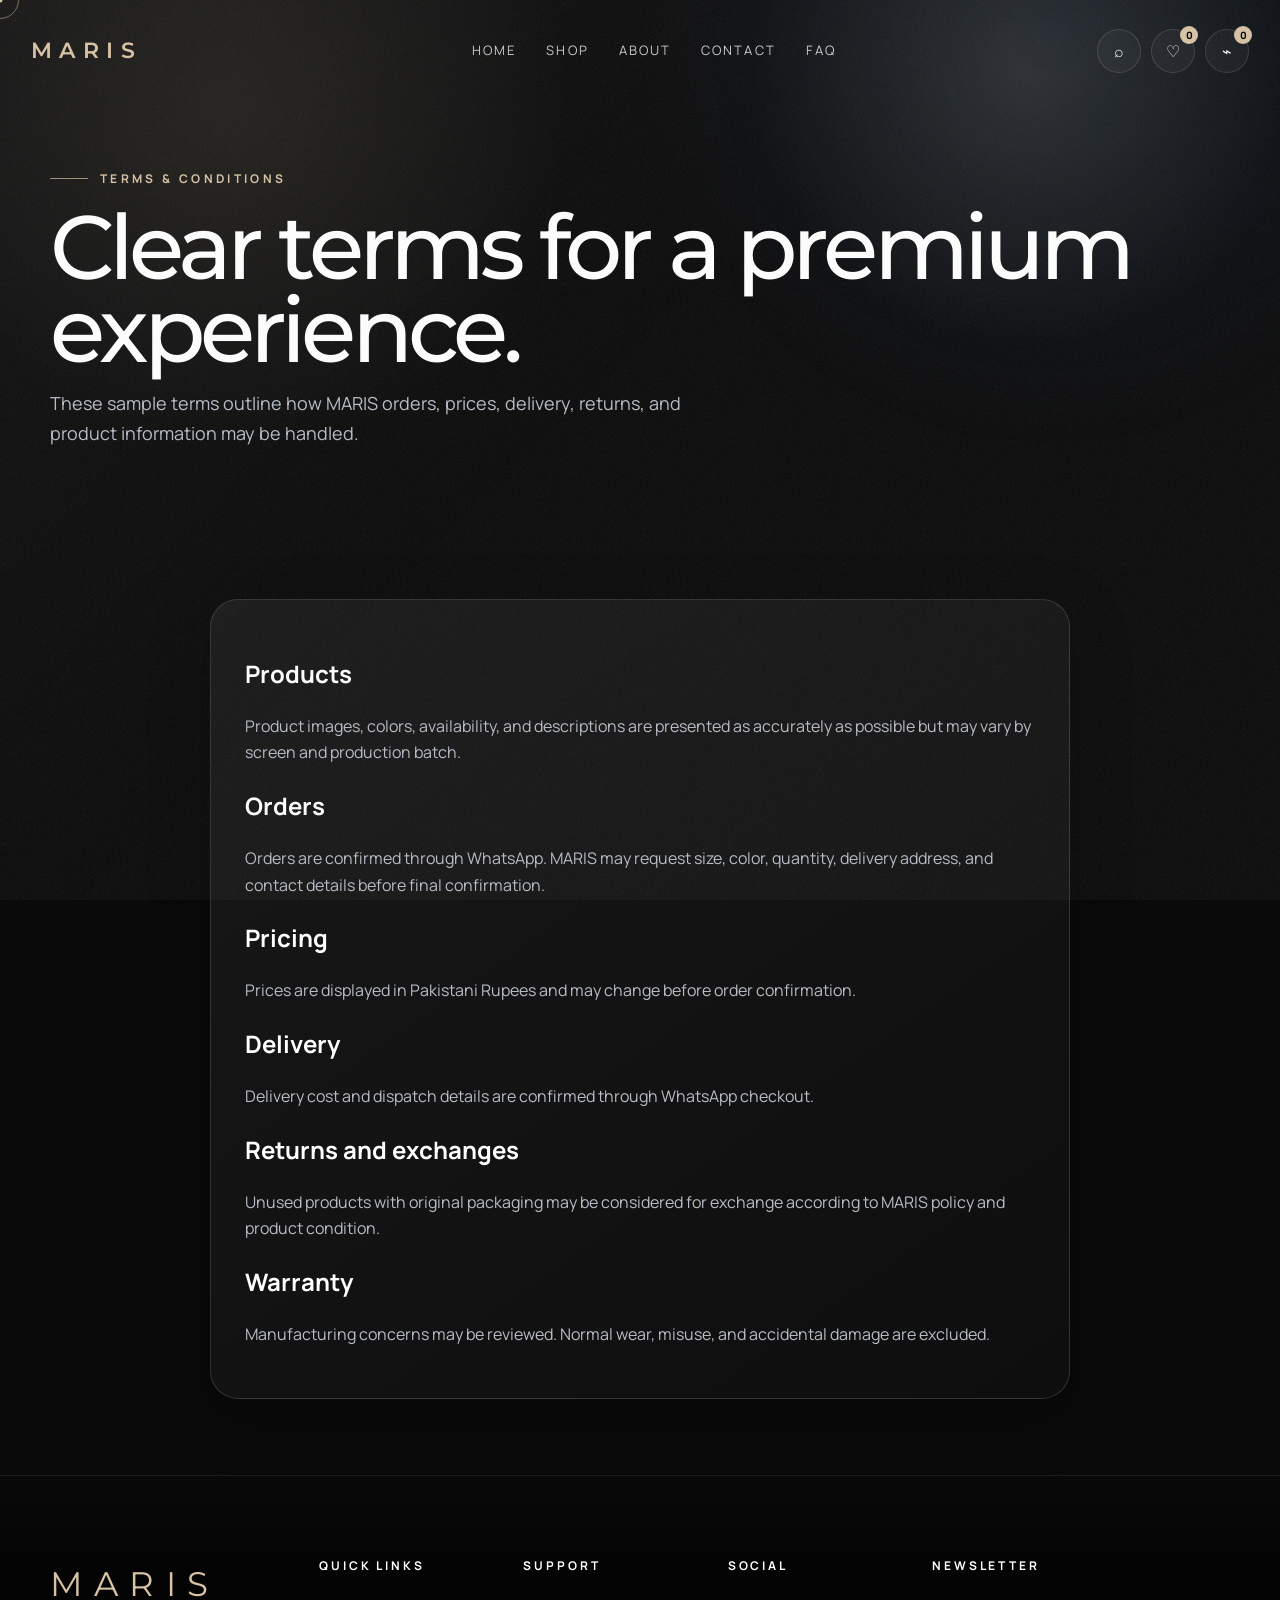
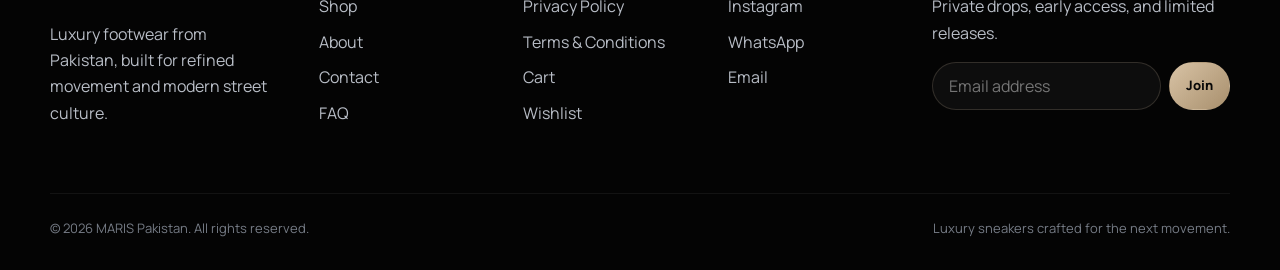
<file: terms.html>
<!doctype html><html lang="en"><head><meta charset="utf-8"><meta name="viewport" content="width=device-width, initial-scale=1"><title>Terms & Conditions — MARIS</title><meta name="description" content="MARIS terms and conditions for products, orders, pricing, delivery, returns, warranty, and website use."><link rel="preconnect" href="https://fonts.googleapis.com"><link rel="preconnect" href="https://fonts.gstatic.com" crossorigin><link href="https://fonts.googleapis.com/css2?family=Manrope:wght@300;400;500;700;800&family=Montserrat:wght@300;400;500;700;800&display=swap" rel="stylesheet"><link rel="stylesheet" href="css/style.css"><link rel="stylesheet" href="css/responsive.css"></head><body><main><section class="page-hero"><div class="container"><span class="eyebrow">Terms & Conditions</span><h1 class="section-title">Clear terms for a premium experience.</h1><p class="section-copy">These sample terms outline how MARIS orders, prices, delivery, returns, and product information may be handled.</p></div></section><section class="section tight"><div class="container" style="max-width:860px"><article class="card reveal" style="padding:34px"><h2>Products</h2><p class="muted">Product images, colors, availability, and descriptions are presented as accurately as possible but may vary by screen and production batch.</p><h2>Orders</h2><p class="muted">Orders are confirmed through WhatsApp. MARIS may request size, color, quantity, delivery address, and contact details before final confirmation.</p><h2>Pricing</h2><p class="muted">Prices are displayed in Pakistani Rupees and may change before order confirmation.</p><h2>Delivery</h2><p class="muted">Delivery cost and dispatch details are confirmed through WhatsApp checkout.</p><h2>Returns and exchanges</h2><p class="muted">Unused products with original packaging may be considered for exchange according to MARIS policy and product condition.</p><h2>Warranty</h2><p class="muted">Manufacturing concerns may be reviewed. Normal wear, misuse, and accidental damage are excluded.</p></article></div></section></main><script src="js/main.js"></script></body></html>
</file>
<file: css/style.css>
:root{
  --black:#0A0A0A;--black-2:#050505;--navy:#0F1E33;--navy-2:#162842;--beige:#D8C3A5;--beige-2:#F0DFC5;--white:#fff;--gray:#B8BDC6;--muted:#767C86;--line:rgba(216,195,165,.18);--glass:rgba(15,30,51,.44);--radius:28px;--radius-sm:16px;--shadow:0 28px 80px rgba(0,0,0,.48);--glow:0 0 36px rgba(216,195,165,.22);--ease:cubic-bezier(.16,1,.3,1);--font-head:'Montserrat','Poppins',sans-serif;--font-body:'Manrope','DM Sans',sans-serif}
*{box-sizing:border-box}html{scroll-behavior:smooth}body{margin:0;background:var(--black);color:var(--white);font-family:var(--font-body);font-size:16px;line-height:1.65;overflow-x:hidden}body.loading{overflow:hidden}a{color:inherit;text-decoration:none}button,input,select,textarea{font:inherit;color:inherit}img{max-width:100%;display:block}::selection{background:var(--beige);color:var(--black)}
body:before{content:"";position:fixed;inset:0;pointer-events:none;background:radial-gradient(circle at 18% 12%,rgba(216,195,165,.10),transparent 26%),radial-gradient(circle at 82% 4%,rgba(15,30,51,.55),transparent 30%),linear-gradient(135deg,rgba(255,255,255,.03),transparent 48%);z-index:-3}.noise{position:fixed;inset:0;pointer-events:none;opacity:.16;z-index:9999;background-image:url("data:image/svg+xml,%3Csvg xmlns='http://www.w3.org/2000/svg' width='140' height='140'%3E%3Cfilter id='n'%3E%3CfeTurbulence type='fractalNoise' baseFrequency='.78' numOctaves='3' stitchTiles='stitch'/%3E%3C/filter%3E%3Crect width='140' height='140' filter='url(%23n)' opacity='.56'/%3E%3C/svg%3E")}.page-shell{min-height:100vh}.container{width:min(1180px,calc(100% - 40px));margin:0 auto}.wide{width:min(1440px,calc(100% - 32px));margin:0 auto}.section{padding:118px 0}.section.tight{padding:76px 0}.eyebrow{display:inline-flex;align-items:center;gap:12px;color:var(--beige);font-size:12px;letter-spacing:.28em;text-transform:uppercase;font-weight:700}.eyebrow:before{content:"";width:38px;height:1px;background:var(--beige);opacity:.7}.section-title{font-family:var(--font-head);font-weight:500;letter-spacing:-.055em;font-size:clamp(42px,7vw,96px);line-height:.92;margin:18px 0;color:#fff}.section-title.small{font-size:clamp(34px,5vw,68px)}.section-copy{max-width:650px;color:var(--gray);font-size:18px;margin:0}.split-head{display:flex;justify-content:space-between;align-items:end;gap:34px;margin-bottom:48px}.split-head .section-copy{max-width:440px}.muted{color:var(--gray)}.beige{color:var(--beige)}
.btn{position:relative;display:inline-flex;align-items:center;justify-content:center;gap:10px;min-height:52px;padding:0 24px;border-radius:999px;border:1px solid var(--line);background:rgba(255,255,255,.04);color:#fff;cursor:pointer;overflow:hidden;transition:transform .55s var(--ease),border-color .55s var(--ease),box-shadow .55s var(--ease),background .55s var(--ease)}.btn:before{content:"";position:absolute;inset:0;background:radial-gradient(circle at var(--x,50%) var(--y,50%),rgba(216,195,165,.35),transparent 34%);opacity:0;transition:opacity .35s var(--ease)}.btn:hover{transform:translateY(-3px);border-color:rgba(216,195,165,.58);box-shadow:var(--glow);background:rgba(15,30,51,.48)}.btn:hover:before{opacity:1}.btn span,.btn i{position:relative;z-index:1}.btn.primary{background:linear-gradient(135deg,var(--beige),#a88f6d);color:#080808;border-color:transparent;font-weight:800}.btn.primary:hover{box-shadow:0 18px 54px rgba(216,195,165,.28)}.btn.dark{background:#0d0d0d}.btn.full{width:100%}.btn.small{min-height:42px;padding:0 16px;font-size:13px}.icon-btn{width:44px;height:44px;border:1px solid var(--line);border-radius:50%;display:grid;place-items:center;background:rgba(255,255,255,.035);cursor:pointer;transition:.45s var(--ease)}.icon-btn:hover{border-color:rgba(216,195,165,.68);color:var(--beige);box-shadow:var(--glow);transform:translateY(-2px)}.pill{display:inline-flex;align-items:center;border:1px solid var(--line);border-radius:999px;padding:8px 13px;color:var(--beige);font-size:12px;letter-spacing:.12em;text-transform:uppercase;background:rgba(15,30,51,.34)}
.site-loader{position:fixed;inset:0;z-index:10000;background:#050505;display:grid;place-items:center;transition:opacity .7s var(--ease),visibility .7s var(--ease)}.site-loader.hide{opacity:0;visibility:hidden}.loader-mark{font-family:var(--font-head);font-size:clamp(34px,7vw,82px);letter-spacing:.34em;color:var(--beige);position:relative}.loader-mark:after{content:"";position:absolute;left:0;bottom:-18px;width:100%;height:1px;background:linear-gradient(90deg,transparent,var(--beige),transparent);animation:loadline 1.6s infinite var(--ease)}@keyframes loadline{0%{transform:scaleX(.12);opacity:.25}50%{transform:scaleX(1);opacity:.8}100%{transform:scaleX(.12);opacity:.25}}
.progress{position:fixed;top:0;left:0;height:2px;width:0;background:linear-gradient(90deg,var(--beige),#fff0d8);z-index:9000;box-shadow:0 0 18px rgba(216,195,165,.6)}.cursor-dot,.cursor-ring{position:fixed;top:0;left:0;pointer-events:none;z-index:9998;border-radius:50%;transform:translate(-50%,-50%);display:none}.cursor-dot{width:5px;height:5px;background:var(--beige)}.cursor-ring{width:38px;height:38px;border:1px solid rgba(216,195,165,.5);transition:width .2s,height .2s,background .2s}.cursor-ring.hover{width:62px;height:62px;background:rgba(216,195,165,.08)}@media (pointer:fine){.cursor-dot,.cursor-ring{display:block}body{cursor:none}a,button,.card,.product-card{cursor:none}}
.navbar{position:fixed;top:18px;left:50%;transform:translateX(-50%);z-index:8000;width:min(1320px,calc(100% - 32px));border:1px solid transparent;border-radius:999px;transition:.45s var(--ease);padding:10px 14px}.navbar.scrolled,.navbar.open{background:rgba(5,5,5,.72);backdrop-filter:blur(22px);border-color:var(--line);box-shadow:0 16px 50px rgba(0,0,0,.32)}.nav-inner{display:grid;grid-template-columns:180px 1fr auto;align-items:center;gap:24px}.logo{font-family:var(--font-head);letter-spacing:.34em;color:var(--beige);font-weight:600;font-size:22px}.menu{display:flex;justify-content:center;gap:30px}.menu a{font-size:13px;letter-spacing:.16em;text-transform:uppercase;color:rgba(255,255,255,.78);transition:.35s var(--ease)}.menu a:hover,.menu a.active{color:var(--beige)}.nav-actions{display:flex;align-items:center;gap:10px}.badge-count{position:absolute;top:-4px;right:-4px;min-width:18px;height:18px;display:grid;place-items:center;background:var(--beige);color:#000;border-radius:999px;font-size:10px;font-weight:900}.nav-actions .icon-btn{position:relative}.hamburger{display:none;flex-direction:column;gap:5px}.hamburger span{width:20px;height:1px;background:#fff;transition:.35s}.mobile-panel{display:none;position:fixed;left:16px;right:16px;top:86px;z-index:7900;border:1px solid var(--line);border-radius:28px;background:rgba(5,5,5,.88);backdrop-filter:blur(24px);padding:22px;box-shadow:var(--shadow)}.mobile-panel a{display:block;padding:16px;border-bottom:1px solid rgba(255,255,255,.06);letter-spacing:.18em;text-transform:uppercase;font-size:13px;color:var(--gray)}.mobile-panel.active{display:block;animation:fadeUp .45s var(--ease)}
.search-overlay{position:fixed;inset:0;background:rgba(0,0,0,.82);backdrop-filter:blur(20px);z-index:9500;display:none;place-items:start center;padding-top:140px}.search-overlay.active{display:grid}.search-box{width:min(760px,calc(100% - 32px));border:1px solid var(--line);border-radius:32px;background:rgba(15,30,51,.48);padding:22px;box-shadow:var(--shadow)}.search-box input{width:100%;height:64px;border:0;border-bottom:1px solid var(--line);background:transparent;font-size:26px;outline:0}.search-results{display:grid;gap:12px;margin-top:20px}.search-hit{display:flex;align-items:center;gap:16px;padding:10px;border-radius:18px;background:rgba(255,255,255,.035)}.search-hit img{width:72px;height:56px;object-fit:cover;border-radius:14px}.close-search{position:absolute;top:28px;right:28px}
.footer{padding:80px 0 30px;background:linear-gradient(180deg,transparent,#040404 24%);border-top:1px solid rgba(216,195,165,.12)}.footer-grid{display:grid;grid-template-columns:1.4fr repeat(3,1fr) 1.3fr;gap:42px}.footer-logo{font-family:var(--font-head);font-size:34px;letter-spacing:.34em;color:var(--beige)}.footer h4{font-size:12px;letter-spacing:.24em;text-transform:uppercase;color:#fff;margin:0 0 18px}.footer a,.footer p{display:block;color:var(--gray);margin:9px 0}.newsletter{display:flex;gap:8px;margin-top:16px}.newsletter input{min-width:0;flex:1;border:1px solid var(--line);border-radius:999px;background:rgba(255,255,255,.04);padding:0 16px;height:48px;outline:0}.copyright{display:flex;justify-content:space-between;gap:20px;margin-top:58px;padding-top:24px;border-top:1px solid rgba(255,255,255,.06);color:var(--muted);font-size:13px}
.card{border:1px solid var(--line);border-radius:var(--radius);background:linear-gradient(145deg,rgba(255,255,255,.06),rgba(255,255,255,.018));box-shadow:0 18px 60px rgba(0,0,0,.28);overflow:hidden;transition:.55s var(--ease)}.card:hover{transform:translateY(-8px);border-color:rgba(216,195,165,.42);box-shadow:var(--shadow)}.glass{background:rgba(15,30,51,.34);backdrop-filter:blur(22px);border:1px solid var(--line)}.product-card{position:relative;border-radius:30px;overflow:hidden;background:linear-gradient(145deg,rgba(15,30,51,.52),rgba(255,255,255,.025));border:1px solid var(--line);transition:.6s var(--ease);min-height:100%}.product-card:hover{transform:translateY(-10px);box-shadow:var(--shadow);border-color:rgba(216,195,165,.5)}.product-media{position:relative;aspect-ratio:1.05/1;background:#070707;overflow:hidden}.product-media img{width:100%;height:100%;object-fit:cover;transition:transform .85s var(--ease),filter .85s var(--ease)}.product-card:hover img{transform:scale(1.075);filter:saturate(1.08) contrast(1.06)}.product-badge{position:absolute;top:16px;left:16px;z-index:2}.wish-toggle{position:absolute;top:14px;right:14px;z-index:3}.wish-toggle.active{color:var(--beige);border-color:var(--beige);background:rgba(216,195,165,.14)}.product-info{padding:20px}.product-info h3{font-family:var(--font-head);font-size:20px;letter-spacing:-.03em;margin:0 0 5px}.product-info p{color:var(--gray);font-size:13px;margin:0 0 16px}.product-meta{display:flex;justify-content:space-between;align-items:center;gap:12px}.price{font-weight:800;color:var(--beige);letter-spacing:.04em}.product-actions{display:grid;grid-template-columns:1fr 1fr;gap:10px;margin-top:16px}.star{color:var(--beige);letter-spacing:2px}.grid-3{display:grid;grid-template-columns:repeat(3,1fr);gap:22px}.grid-4{display:grid;grid-template-columns:repeat(4,1fr);gap:22px}.breadcrumb{padding-top:120px;color:var(--gray);font-size:13px}.breadcrumb a{color:var(--beige)}
.reveal{opacity:0;transform:translateY(34px);transition:opacity .9s var(--ease),transform .9s var(--ease)}.reveal.in{opacity:1;transform:none}.text-reveal{overflow:hidden}.text-reveal span{display:inline-block;transform:translateY(110%);animation:textRise .9s var(--ease) forwards}.delay-1{animation-delay:.1s!important}.delay-2{animation-delay:.2s!important}.delay-3{animation-delay:.3s!important}@keyframes textRise{to{transform:translateY(0)}}@keyframes fadeUp{from{opacity:0;transform:translateY(18px)}to{opacity:1;transform:none}}.float{animation:float 7s ease-in-out infinite}@keyframes float{0%,100%{transform:translateY(0) rotate(-1deg)}50%{transform:translateY(-18px) rotate(1deg)}}.back-top{position:fixed;right:22px;bottom:22px;z-index:7600;opacity:0;visibility:hidden;transform:translateY(15px)}.back-top.show{opacity:1;visibility:visible;transform:none}.modal{position:fixed;inset:0;z-index:9400;background:rgba(0,0,0,.78);backdrop-filter:blur(18px);display:none;place-items:center;padding:20px}.modal.active{display:grid}.modal-card{width:min(920px,100%);border-radius:34px;background:#080808;border:1px solid var(--line);box-shadow:var(--shadow);padding:18px}.quick-grid{display:grid;grid-template-columns:1fr 1fr;gap:22px}.quick-grid img{border-radius:24px;background:#111}.option-row{display:flex;flex-wrap:wrap;gap:10px}.choice{border:1px solid var(--line);border-radius:999px;background:rgba(255,255,255,.035);padding:10px 14px;cursor:pointer;transition:.35s}.choice.active,.choice:hover{border-color:var(--beige);color:var(--beige);box-shadow:var(--glow)}
.page-hero{padding:160px 0 74px;background:radial-gradient(circle at 80% 14%,rgba(216,195,165,.15),transparent 25%)}
</file>
<file: css/home.css>
.hero{
    position:relative;
    min-height:100vh;
    display:grid;
    align-items:center;
    overflow:hidden;
    padding:132px 0 70px
}

.hero:before{
    content:"";
    position:absolute;
    inset:-20%;
    background:
        radial-gradient(circle at 72% 42%,rgba(216,195,165,.22),transparent 22%),
        radial-gradient(circle at 30% 20%,rgba(15,30,51,.95),transparent 32%);
    z-index:-2
}

.particles{
    position:absolute;
    inset:0;
    overflow:hidden;
    z-index:-1
}

.particles i{
    position:absolute;
    width:3px;
    height:3px;
    border-radius:50%;
    background:var(--beige);
    opacity:.35;
    animation:drift linear infinite
}

.particles i:nth-child(1){
    left:14%;
    top:22%;
    animation-duration:12s
}

.particles i:nth-child(2){
    left:76%;
    top:18%;
    animation-duration:15s
}

.particles i:nth-child(3){
    left:83%;
    top:62%;
    animation-duration:11s
}

.particles i:nth-child(4){
    left:38%;
    top:77%;
    animation-duration:13s
}

.particles i:nth-child(5){
    left:55%;
    top:36%;
    animation-duration:16s
}

@keyframes drift{
    to{
        transform:translate3d(42px,-84px,0);
        opacity:0
    }
}

.hero-grid{
    display:grid;
    grid-template-columns:1.02fr .98fr;
    align-items:center;
    gap:54px
}

.hero h1{
    font-family:var(--font-head);
    font-size:clamp(62px,11vw,164px);
    letter-spacing:-.08em;
    line-height:.78;
    margin:24px 0 24px
}

.hero h1 em{
    font-style:normal;
    color:transparent;
    -webkit-text-stroke:1px rgba(216,195,165,.72)
}

.hero-copy{
    color:var(--gray);
    font-size:20px;
    max-width:580px
}

.hero-actions{
    display:flex;
    gap:14px;
    flex-wrap:wrap;
    margin-top:34px
}

.hero-stat{
    display:flex;
    gap:34px;
    margin-top:54px
}

.hero-stat strong{
    display:block;
    font-family:var(--font-head);
    font-size:36px;
    color:#fff
}

.hero-stat span{
    color:var(--muted);
    font-size:12px;
    letter-spacing:.18em;
    text-transform:uppercase
}

.hero-art{
    position:relative
}

.hero-art:before{
    content:"";
    position:absolute;
    inset:9% 4% 0;
    border:1px solid rgba(216,195,165,.24);
    border-radius:48px;
    transform:rotate(-4deg)
}

.hero-art img{
    position:relative;
    border-radius:46px;
    box-shadow:0 40px 130px rgba(0,0,0,.6);
    transform:perspective(1000px) rotateY(-8deg) rotateX(4deg)
}

.floating-label{
    position:absolute;
    right:-8px;
    bottom:10%;
    padding:18px 22px;
    border-radius:20px;
    background:rgba(10,10,10,.6);
    backdrop-filter:blur(18px);
    border:1px solid var(--line);
    box-shadow:var(--shadow)
}

.marquee{
    border-block:1px solid rgba(216,195,165,.16);
    overflow:hidden;
    background:rgba(15,30,51,.16)
}

.marquee-track{
    display:flex;
    width:max-content;
    animation:marquee 32s linear infinite
}

.marquee span{
    padding:18px 28px;
    color:rgba(255,255,255,.72);
    font-family:var(--font-head);
    letter-spacing:.22em;
    text-transform:uppercase;
    font-size:13px
}

.marquee b{
    color:var(--beige);
    font-weight:500
}

@keyframes marquee{
    to{
        transform:translateX(-50%)
    }
}

.collection-tabs{
    display:flex;
    gap:12px;
    flex-wrap:wrap;
    margin-bottom:30px
}

.feature-panel{
    display:grid;
    grid-template-columns:1.2fr .8fr;
    gap:22px
}

.editorial-card{
    position:relative;
    min-height:520px;
    border-radius:42px;
    overflow:hidden;
    border:1px solid var(--line);
    background:url('../assets/images/noir.jpeg') center/cover
}

.editorial-card:after{
    content:"";
    position:absolute;
    inset:0;
    background:linear-gradient(180deg,transparent,rgba(0,0,0,.78))
}

.editorial-card .content{
    position:absolute;
    left:34px;
    right:34px;
    bottom:34px;
    z-index:2
}

.editorial-card h3{
    font-family:var(--font-head);
    font-size:clamp(34px,5vw,70px);
    line-height:.92;
    margin:0 0 14px;
    letter-spacing:-.055em
}

.stacked-cards{
    display:grid;
    gap:22px
}

.mini-card{
    min-height:249px;
    padding:28px;
    border-radius:38px;
    border:1px solid var(--line);
    position:relative;
    overflow:hidden
}

.mini-card img{
    position:absolute;
    right:-18%;
    bottom:-18%;
    width:72%;
    opacity:.85;
    filter:drop-shadow(0 25px 35px rgba(0,0,0,.55))
}

.mini-card h3{
    font-family:var(--font-head);
    font-size:30px;
    margin:0
}

.stacked-cards .mini-card:first-child{
    background:
        linear-gradient(180deg,transparent,rgba(0,0,0,.65)),
        url("../assets/images/cloud grey.jpeg") center/cover no-repeat;
}

.stacked-cards .mini-card:last-child{
    background:
        linear-gradient(180deg,transparent,rgba(0,0,0,.65)),
        url("../assets/images/court ivory.jpeg") center/cover no-repeat;
}

.about-strip{
    display:grid;
    grid-template-columns:.85fr 1.15fr;
    gap:52px;
    align-items:center
}

.about-image{
    border-radius:44px;
    min-height:620px;
    background:
        linear-gradient(135deg,rgba(216,195,165,.12),rgba(15,30,51,.78)),
        url('../assets/images/cloud\ grey.jpeg') center/cover;
    border:1px solid var(--line);
    box-shadow:var(--shadow)
}

.craft-list{
    display:grid;
    grid-template-columns:1fr 1fr;
    gap:16px;
    margin-top:36px
}

.craft-item{
    padding:22px;
    border-radius:24px;
    border:1px solid rgba(216,195,165,.13);
    background:rgba(255,255,255,.035)
}

.reviews{
    display:grid;
    grid-template-columns:repeat(3,1fr);
    gap:22px
}

.review{
    padding:28px
}

.review p{
    color:var(--gray)
}

.insta-grid{
    display:grid;
    grid-template-columns:1.2fr 1fr 1fr 1.2fr;
    gap:14px
}

.insta-tile{
    aspect-ratio:1/1;
    border-radius:26px;
    overflow:hidden;
    border:1px solid var(--line);
    background:#111
}

.insta-tile:nth-child(1),
.insta-tile:nth-child(4){
    aspect-ratio:1/1.35
}

.insta-tile img{
    width:100%;
    height:100%;
    object-fit:cover;
    transition:.8s var(--ease)
}

.insta-tile:hover img{
    transform:scale(1.08)
}

.newsletter-hero{
    padding:58px;
    border-radius:46px;
    background:
        radial-gradient(
            circle at 80% 20%,
            rgba(216,195,165,.22),
            transparent 28%
        ),
        linear-gradient(
            135deg,
            rgba(15,30,51,.8),
            rgba(5,5,5,.94)
        );
    border:1px solid var(--line);
    display:grid;
    grid-template-columns:1fr auto;
    gap:28px;
    align-items:center;
    box-shadow:var(--shadow)
}
</file>
<file: css/responsive.css>
@media(max-width:1100px){.grid-4{grid-template-columns:repeat(2,1fr)}.product-grid{grid-template-columns:repeat(2,1fr)}.footer-grid{grid-template-columns:1fr 1fr 1fr}.hero-grid,.about-strip,.feature-panel,.product-detail,.story-grid,.contact-grid,.cart-layout{grid-template-columns:1fr}.product-summary{position:static}.shop-layout{grid-template-columns:1fr}.filters{position:static}.reviews,.values{grid-template-columns:1fr 1fr}.newsletter-hero{grid-template-columns:1fr}}
@media(max-width:780px){.container{width:min(100% - 28px,1180px)}.section{padding:82px 0}.nav-inner{grid-template-columns:1fr auto}.menu{display:none}.hamburger{display:flex}.nav-actions .hide-mobile{display:none}.navbar{top:12px}.hero{padding-top:118px}.hero h1{font-size:clamp(58px,17vw,100px)}.hero-stat{gap:18px;flex-wrap:wrap}.split-head{display:block}.grid-3,.grid-4,.product-grid,.reviews,.values,.craft-list{grid-template-columns:1fr}.insta-grid{grid-template-columns:1fr 1fr}.footer-grid{grid-template-columns:1fr}.copyright{display:block}.form-row{grid-template-columns:1fr}.cart-item,.wish-item{grid-template-columns:112px 1fr}.cart-item img,.wish-item img{width:112px;height:92px}.cart-item .item-actions,.wish-item .wishlist-actions{grid-column:1/-1}.quick-grid{grid-template-columns:1fr}.sticky-buy{border-radius:28px;align-items:stretch;flex-direction:column}.hero-art img,.about-image,.story-media{border-radius:30px}.newsletter{flex-direction:column}.newsletter .btn{width:100%}.shop-toolbar{align-items:stretch;flex-direction:column}.search-input{width:100%}}
@media(max-width:460px){.product-actions{grid-template-columns:1fr}.hero-actions{flex-direction:column}.btn{width:100%}.section-title{font-size:42px}.floating-label{left:12px;right:12px}.insta-grid{grid-template-columns:1fr}.thumbs{grid-template-columns:repeat(2,1fr)}}
</file>
<file: css/about.css>
.story-grid{
    display:grid;
    grid-template-columns:1fr 1fr;
    gap:38px;
    align-items:center
}

.story-media{
    min-height:560px;
    border-radius:44px;
    background:
        linear-gradient(
            180deg,
            rgba(0,0,0,.1),
            rgba(0,0,0,.72)
        ),
        url('../assets/images/karakoram.jpeg') center/cover;
    border:1px solid var(--line);
    box-shadow:var(--shadow)
}

.values{
    display:grid;
    grid-template-columns:repeat(3,1fr);
    gap:20px
}

.value-card{
    padding:30px
}

.timeline{
    position:relative;
    display:grid;
    gap:22px
}

.timeline:before{
    content:"";
    position:absolute;
    left:18px;
    top:0;
    bottom:0;
    width:1px;
    background:var(--line)
}

.timeline-item{
    position:relative;
    padding-left:58px
}

.timeline-item:before{
    content:"";
    position:absolute;
    left:9px;
    top:8px;
    width:18px;
    height:18px;
    background:var(--beige);
    border-radius:50%;
    box-shadow:var(--glow)
}

.timeline-item h3{
    font-family:var(--font-head);
    margin:0
}

.philosophy{
    padding:62px;
    border-radius:48px;
    border:1px solid var(--line);
    background:
        radial-gradient(
            circle at 80% 10%,
            rgba(216,195,165,.18),
            transparent 28%
        ),
        rgba(15,30,51,.24)
}
</file>
<file: css/contact.css>
.contact-grid{display:grid;grid-template-columns:1fr .85fr;gap:30px}.contact-form{padding:30px;border-radius:34px;border:1px solid var(--line);background:rgba(255,255,255,.035)}.form-row{display:grid;grid-template-columns:1fr 1fr;gap:14px}.form-field{margin-bottom:14px}.form-field label{display:block;font-size:12px;letter-spacing:.2em;text-transform:uppercase;color:var(--beige);margin-bottom:8px}.form-input,textarea.form-input{width:100%;border-radius:18px}textarea.form-input{height:150px;padding:16px;resize:vertical}.contact-card{padding:28px;border-radius:30px;border:1px solid var(--line);background:linear-gradient(135deg,rgba(15,30,51,.5),rgba(255,255,255,.03));margin-bottom:16px}.map{height:280px;border-radius:30px;border:1px solid var(--line);background:radial-gradient(circle at 38% 42%,rgba(216,195,165,.22),transparent 18%),linear-gradient(135deg,#06101f,#070707);position:relative;overflow:hidden}.map:before,.map:after{content:"";position:absolute;inset:30px;border:1px solid rgba(216,195,165,.12);border-radius:20px}.map:after{inset:70px;transform:rotate(8deg)}.faq-list details{padding:18px 0;border-bottom:1px solid rgba(255,255,255,.08)}.faq-list summary{cursor:pointer;font-weight:700}.faq-list p{color:var(--gray)}
</file>
<file: css/product.css>
.product-page{padding:150px 0 90px}.product-detail{display:grid;grid-template-columns:1.08fr .92fr;gap:46px;align-items:start}.gallery-main{border-radius:42px;overflow:hidden;border:1px solid var(--line);background:#080808;box-shadow:var(--shadow)}.gallery-main img{width:100%;aspect-ratio:1.1/1;object-fit:cover;transition:.6s}.thumbs{display:grid;grid-template-columns:repeat(4,1fr);gap:12px;margin-top:14px}.thumb{border:1px solid var(--line);border-radius:20px;overflow:hidden;background:#111;cursor:pointer}.thumb.active{border-color:var(--beige);box-shadow:var(--glow)}.product-summary{position:sticky;top:118px}.product-summary h1{font-family:var(--font-head);font-size:clamp(42px,6vw,82px);line-height:.9;letter-spacing:-.06em;margin:16px 0}.product-summary .price{font-size:26px}.selector{margin:28px 0}.selector h4{font-size:12px;letter-spacing:.2em;text-transform:uppercase;margin:0 0 12px}.qty{display:flex;align-items:center;gap:12px}.qty button{width:42px;height:42px;border-radius:50%;border:1px solid var(--line);background:transparent}.qty input{width:60px;text-align:center;background:transparent;border:1px solid var(--line);border-radius:16px;height:42px}.accordion{margin-top:26px;border-top:1px solid rgba(255,255,255,.08)}.accordion details{border-bottom:1px solid rgba(255,255,255,.08);padding:16px 0}.accordion summary{cursor:pointer;color:#fff;font-weight:700}.accordion p,.accordion li{color:var(--gray)}.sticky-buy{position:fixed;left:50%;bottom:18px;transform:translateX(-50%) translateY(130%);z-index:7700;width:min(760px,calc(100% - 28px));padding:10px;border:1px solid var(--line);border-radius:999px;background:rgba(5,5,5,.78);backdrop-filter:blur(20px);display:flex;align-items:center;justify-content:space-between;gap:14px;transition:.45s var(--ease)}.sticky-buy.show{transform:translateX(-50%)}.sticky-buy strong{padding-left:12px}.reviews-list{display:grid;gap:16px}.review-row{padding:22px;border-radius:24px;border:1px solid var(--line);background:rgba(255,255,255,.03)}
</file>
<file: css/shop.css>
.shop-hero,.page-hero{padding:160px 0 74px;background:radial-gradient(circle at 80% 14%,rgba(216,195,165,.15),transparent 25%)}.shop-layout{display:grid;grid-template-columns:280px 1fr;gap:30px}.filters{position:sticky;top:116px;align-self:start;padding:24px;border-radius:30px;border:1px solid var(--line);background:rgba(15,30,51,.26);backdrop-filter:blur(18px)}.filter-group{padding:18px 0;border-bottom:1px solid rgba(255,255,255,.07)}.filter-group:last-child{border-bottom:0}.filter-group h4{margin:0 0 12px;font-size:12px;letter-spacing:.22em;text-transform:uppercase}.filter-group label{display:flex;align-items:center;gap:10px;color:var(--gray);margin:9px 0;cursor:pointer}.range{width:100%;accent-color:var(--beige)}.shop-toolbar{display:flex;align-items:center;justify-content:space-between;gap:18px;margin-bottom:22px}.search-input,.select-input,.form-input{border:1px solid var(--line);border-radius:999px;background:rgba(255,255,255,.04);height:50px;padding:0 18px;outline:0;color:#fff}.search-input{width:min(360px,100%)}.select-input{color:#fff}.product-grid{display:grid;grid-template-columns:repeat(3,1fr);gap:22px}.pagination{display:flex;justify-content:center;gap:10px;margin-top:42px}.page-num{width:42px;height:42px;border-radius:50%;display:grid;place-items:center;border:1px solid var(--line);color:var(--gray)}.page-num.active,.page-num:hover{color:#000;background:var(--beige)}
</file>
